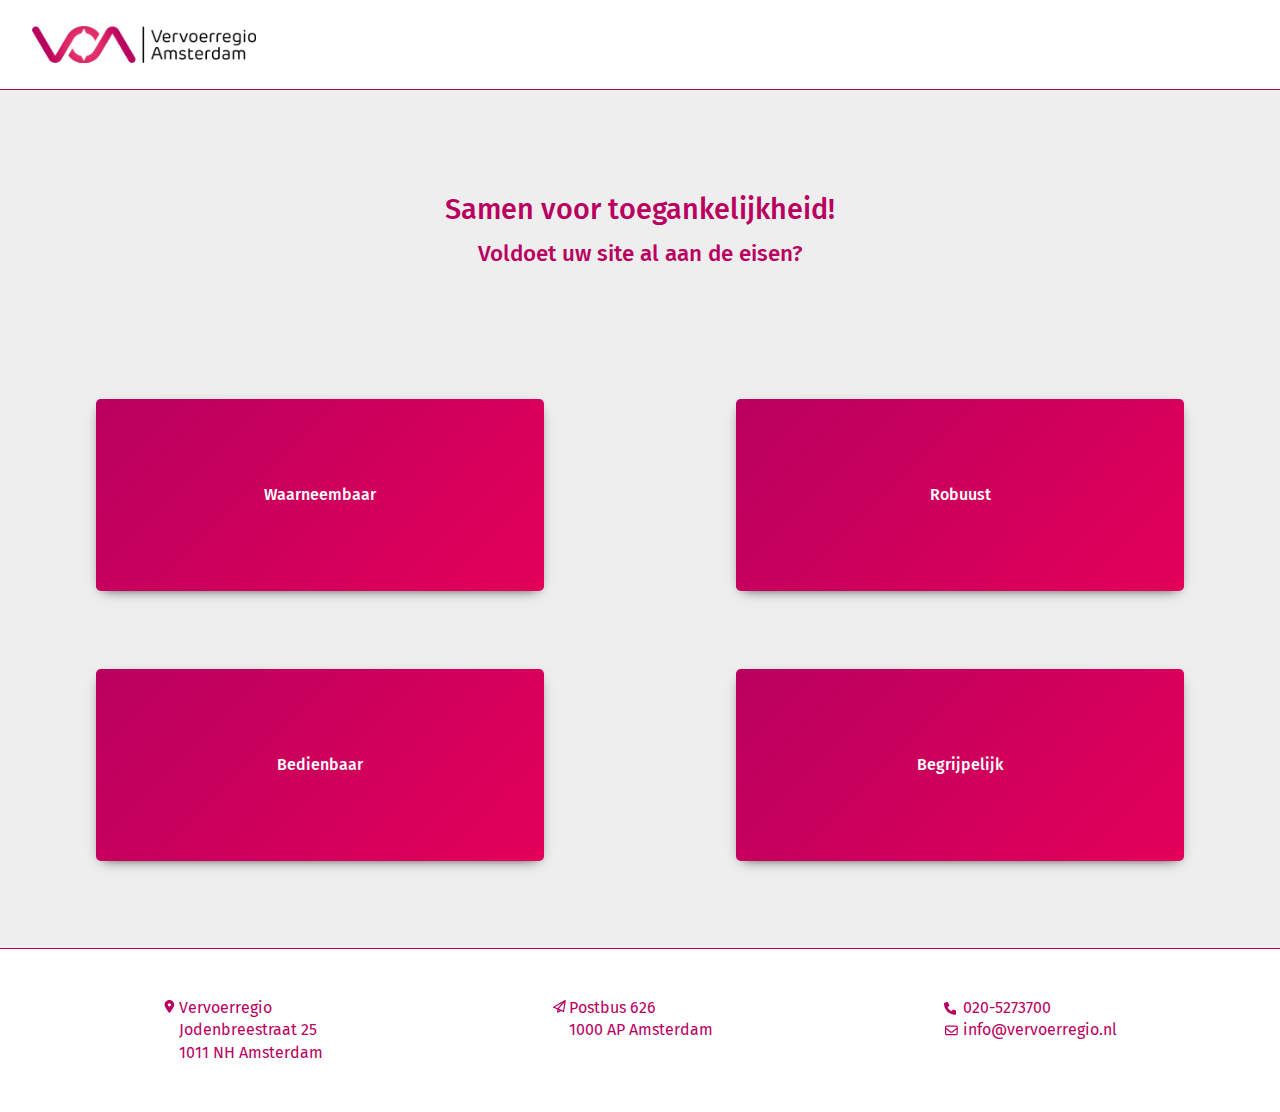
<file: index.html>
<!DOCTYPE html>
<html lang="nl">
<head>
  <meta charset="UTF-8">
  <meta http-equiv="X-UA-Compatible" content="IE=edge">
  <meta name="viewport" content="width=device-width, initial-scale=1.0">
  <link rel="stylesheet" href="./styles/style.css">
  <link rel="stylesheet" href="./styles/mobile.css">
  <link rel="stylesheet" href="./styles/tablet.css">
  <link rel="stylesheet" href="./styles/desktop.css">
  <title>Toolgankelijkheid</title>
</head>
<body>
  <header>
    <!-- Header met logo -->
    <a href="/" title="Ga naar home page">
      <img class="logo" src="./assets/logo.png" alt="Logo Vervoerregio Amsterdam">
    </a>
  </header>

  <main>
    <!-- Main content van de tool -->
    <section class="titleText">
      <h1>Samen voor toegankelijkheid!</h1>
      <h2>Voldoet uw site al aan de eisen?</h2>
    </section>
    
    <div class="btn-1">
      <a href="waarneembaar.html">
        <div class="card">
          <p>Waarneembaar</p>
        </div>
      </a>
    </div>
    <div class="btn-2">
      <a href="robuust.html">
        <div class="card">
          <p>Robuust</p>
        </div>
      </a>
    </div>
    <div class="btn-3">
      <a href="bedienbaar.html">
        <div class="card">
          <p>Bedienbaar</p>
        </div>
      </a>
    </div>
    <div class="btn-4">
      <a href="begrijpelijk.html">
        <div class="card">
          <p>Begrijpelijk</p>
        </div>
      </a>
    </div>

  </main>

  <!-- Footer -->
  <footer>
    <div class="contact-container">
      <div class="adres">
        <svg class="footer-svg" xmlns="http://www.w3.org/2000/svg" viewBox="0 0 384 512"><path d="M215.7 499.2C267 435 384 279.4 384 192C384 86 298 0 192 0S0 86 0 192c0 87.4 117 243 168.3 307.2c12.3 15.3 35.1 15.3 47.4 0zM192 256c-35.3 0-64-28.7-64-64s28.7-64 64-64s64 28.7 64 64s-28.7 64-64 64z"/></svg>
        <div class="adres-text">
          <p class="contact-text">Vervoerregio</p>
          <p class="contact-text">Jodenbreestraat 25</p>
          <p class="contact-text">1011 NH Amsterdam</p>
        </div>
      </div>
      <div class="adres">
        <svg class="footer-svg" xmlns="http://www.w3.org/2000/svg" viewBox="0 0 512 512"><path d="M501.6 4.186c-7.594-5.156-17.41-5.594-25.44-1.063L12.12 267.1C4.184 271.7-.5037 280.3 .0431 289.4c.5469 9.125 6.234 17.16 14.66 20.69l153.3 64.38v113.5c0 8.781 4.797 16.84 12.5 21.06C184.1 511 188 512 191.1 512c4.516 0 9.038-1.281 12.99-3.812l111.2-71.46l98.56 41.4c2.984 1.25 6.141 1.875 9.297 1.875c4.078 0 8.141-1.031 11.78-3.094c6.453-3.625 10.88-10.06 11.95-17.38l64-432C513.1 18.44 509.1 9.373 501.6 4.186zM369.3 119.2l-187.1 208.9L78.23 284.7L369.3 119.2zM215.1 444v-49.36l46.45 19.51L215.1 444zM404.8 421.9l-176.6-74.19l224.6-249.5L404.8 421.9z"/></svg>
        <div class="adres-text">
          <p class="contact-text">Postbus 626</p>
          <p class="contact-text">1000 AP Amsterdam</p>
        </div>
      </div>
      <div class="adres">
        <div class="svg-container">
          <svg class="footer-svg-phone" xmlns="http://www.w3.org/2000/svg" viewBox="0 0 512 512"><path d="M164.9 24.6c-7.7-18.6-28-28.5-47.4-23.2l-88 24C12.1 30.2 0 46 0 64C0 311.4 200.6 512 448 512c18 0 33.8-12.1 38.6-29.5l24-88c5.3-19.4-4.6-39.7-23.2-47.4l-96-40c-16.3-6.8-35.2-2.1-46.3 11.6L304.7 368C234.3 334.7 177.3 277.7 144 207.3L193.3 167c13.7-11.2 18.4-30 11.6-46.3l-40-96z"/></svg>  
          <svg class="footer-svg" xmlns="http://www.w3.org/2000/svg" viewBox="0 0 512 512"><path d="M0 128C0 92.65 28.65 64 64 64H448C483.3 64 512 92.65 512 128V384C512 419.3 483.3 448 448 448H64C28.65 448 0 419.3 0 384V128zM48 128V150.1L220.5 291.7C241.1 308.7 270.9 308.7 291.5 291.7L464 150.1V127.1C464 119.2 456.8 111.1 448 111.1H64C55.16 111.1 48 119.2 48 127.1L48 128zM48 212.2V384C48 392.8 55.16 400 64 400H448C456.8 400 464 392.8 464 384V212.2L322 328.8C283.6 360.3 228.4 360.3 189.1 328.8L48 212.2z"/></svg>
        </div>
        <div class="adres-text">
          <p class="contact-text">020-5273700</p>
          <p class="contact-text">info@vervoerregio.nl</p>
        </div>
      </div>
    </div>
  </footer>
</body>
</html>
</file>
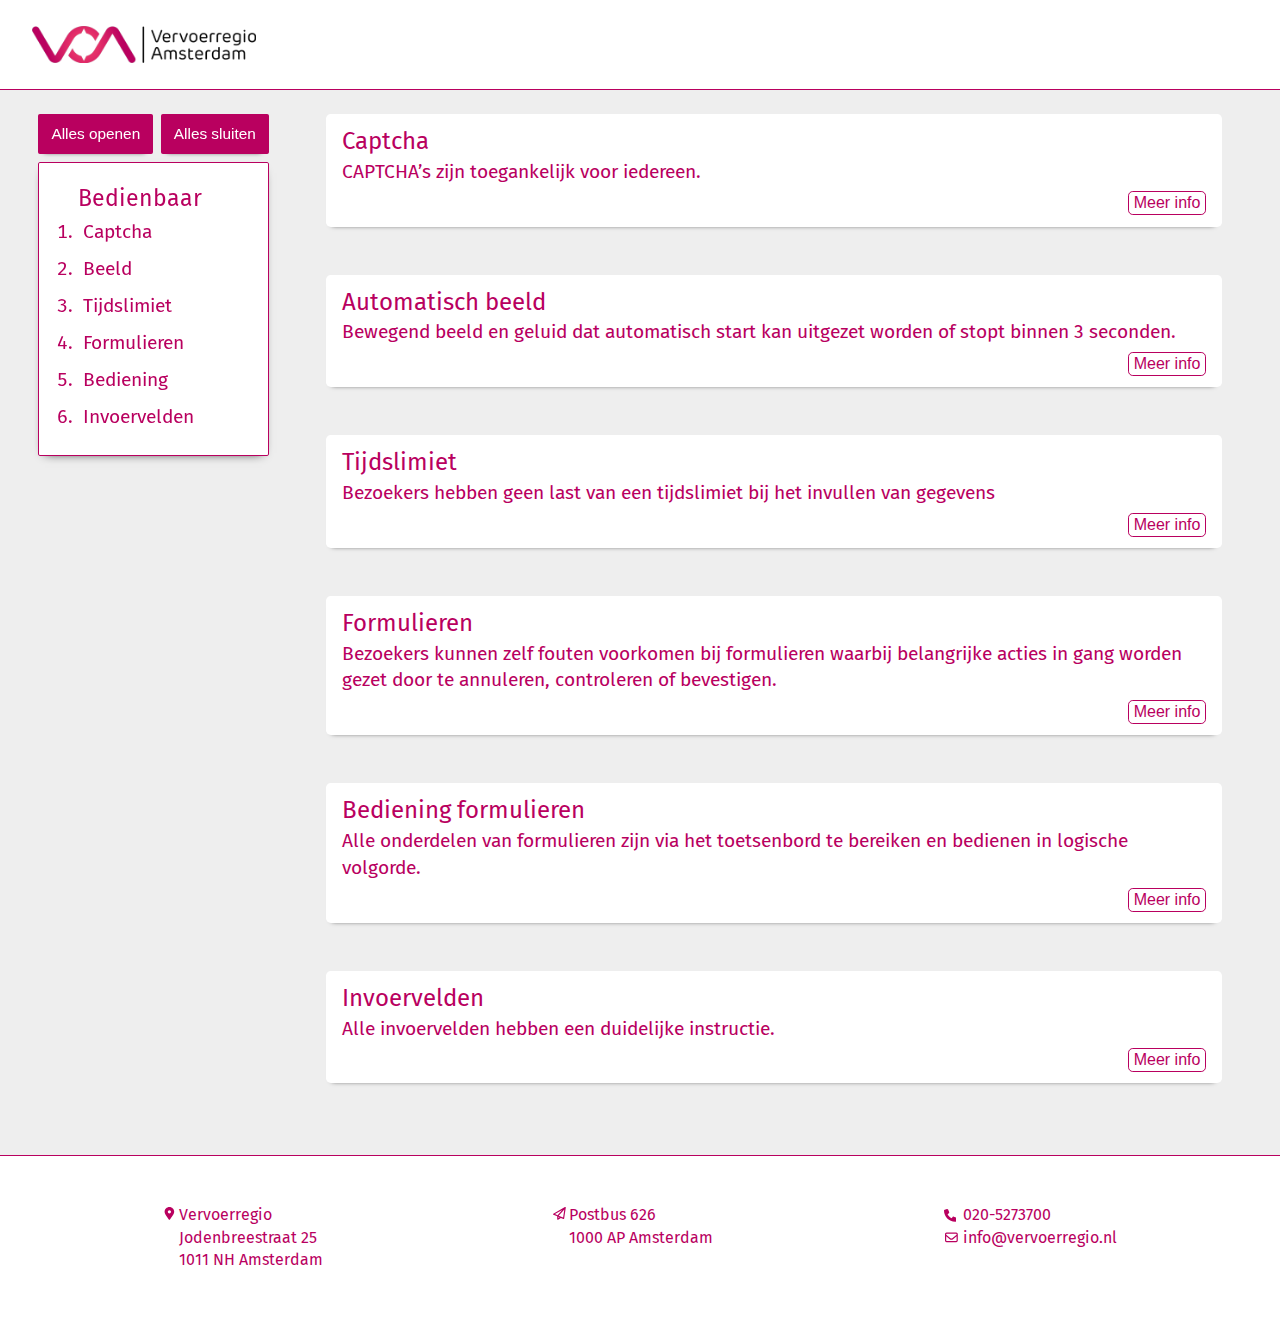
<file: bedienbaar.html>
<!DOCTYPE html>
<html lang="nl">
<head>
  <meta charset="UTF-8">
  <meta http-equiv="X-UA-Compatible" content="IE=edge">
  <meta name="viewport" content="width=device-width, initial-scale=1.0">
  <link rel="stylesheet" href="./styles/style.css">
  <link rel="stylesheet" href="./styles/mobile.css">
  <link rel="stylesheet" href="./styles/tablet.css">
  <link rel="stylesheet" href="./styles/desktop.css">
  <title>Bedienbaar</title>
</head>
<body>
	<header>
  <!-- Header met logo -->
    <a href="/" title="Ga naar home page">
      <img class="logo" src="./assets/logo.png" alt="Logo Vervoerregio Amsterdam">
    </a>
  </header>

  <!-- Navigatie list aan linkerkant page, primair -->
  <nav id="primair-nav" aria-label="Categorie Navigatie">
    <figure>
      <figcaption>Bedienbaar</figcaption>
      <ol>
          <li><a href="#captcha">Captcha</a></li> 
          <li><a href="#automatisch">Beeld</a></li> 
          <li><a href="#tijdslimiet">Tijdslimiet</a></li> 
          <li><a href="#formulier">Formulieren</a></li> 
          <li><a href="#bediening">Bediening</a></li> 
          <li><a href="#invoer">Invoervelden</a></li> 
      </ol>
    </figure>
  </nav>
  <div class="switch-buttons">
    <button class="switch-btn" onclick="switchAllDisplayOpen();">Alles openen</button>
    <button class="switch-btn" onclick="switchAllDisplayClose();">Alles sluiten</button>
  </div>

  <main class="content">
    <!-- Main content van de robuust page -->
    <section id="onderdelen" aria-label="Onderdelen">

        <div class="card-heading">
            <span class="anchor" id="captcha" aria-hidden="true"></span>
            <article class="captcha">
              <h2>Captcha</h2>
              <p class="ondertitel">CAPTCHA’s zijn toegankelijk voor iedereen.  </p>
              <button id="captcha-button" class="info-btn" onclick="switchDisplay('captcha-extra', 'captcha-button')">Meer info</button>
              <div id="captcha-extra" class="article-extra" style="display: none;">
                <div class="article-uitleg">
                  <h3>Uitleg</h3>
                  <p class="uitleg">Een toegankelijke CAPTCHA moet op zijn minst beschikbaar zijn als audiofragment welke je met het toetsenbord kan bereiken. </p>
                </div>
                <div class="article-tips">
                  <h3>Tips</h3>
                  <p class="tips">Je kunt ook een vernieuwde CAPTCHA of andere controles gebruiken. </p>
                </div>
              </div>
            </article>
        </div>

        <div class="card-heading">
            <span class="anchor" id="automatisch" aria-hidden="true"></span>
            <article class="automatisch">
              <h2>Automatisch beeld</h2>
              <p class="ondertitel">Bewegend beeld en geluid dat automatisch start kan uitgezet worden of stopt binnen 3 seconden.</p>
              <button id="automatisch-button" class="info-btn" onclick="switchDisplay('automatisch-extra', 'automatisch-button')">Meer info</button>
              <div id="automatisch-extra" class="article-extra" style="display: none;">
                <!-- <div class="article-uitleg">
                  <h3>Uitleg</h3>
                  <p class="uitleg"></p>
                </div> -->
                <div class="article-tips">
                  <h3>Tips</h3>
                  <p class="tips">Beter is om helemaal geen beeld en geluid te gebruiken dat automatisch start.</p>
                </div>
              </div>
            </article>
        </div>

        <div class="card-heading">
            <span class="anchor" id="tijdslimiet" aria-hidden="true"></span>
            <article class="tijdslimiet">
              <h2>Tijdslimiet</h2>
              <p class="ondertitel">Bezoekers hebben geen last van een tijdslimiet bij het invullen van gegevens </p>
              <button id="tijdslimiet-button" class="info-btn" onclick="switchDisplay('tijdslimiet-extra', 'tijdslimiet-button')">Meer info</button>
              <div id="tijdslimiet-extra" class="article-extra" style="display: none;">
                <div class="article-uitleg">
                  <h3>Uitleg</h3>
                  <p class="uitleg">Sommige bezoekers hebben meer tijd dan gemiddeld nodig om gegevens in te vullen. Bijvoorbeeld omdat zij voorleessoftware gebruiken of dyslectisch zijn. Deze bezoekers moeten de tijdslimiet op kunnen heffen of verlengen.</p>
                </div>
                <div class="article-tips">
                  <h3>Tips</h3>
                  <p class="tips">Zorg ervoor dat de gebruiker de tijdslimiet kan stopzetten, aanpassen of uitbreiden</p>
                </div>
              </div>
            </article>
        </div>

        <div class="card-heading">
            <span class="anchor" id="formulier" aria-hidden="true"></span>
            <article class="formulier">
              <h2>Formulieren</h2>
              <p class="ondertitel">Bezoekers kunnen zelf fouten voorkomen bij formulieren waarbij belangrijke acties in gang worden gezet door te annuleren, controleren of bevestigen.</p>
              <button id="formulier-button" class="info-btn" onclick="switchDisplay('formulier-extra', 'formulier-button')">Meer info</button>
              <div id="formulier-extra" class="article-extra" style="display: none;">
                <div class="article-uitleg">
                  <h3>Uitleg</h3>
                  <p class="uitleg">Soms kan het verkeerd invullen van een formulier ingrijpende gevolgen hebben. Door bezoekers de mogelijkheid te bieden een inzending terug te trekken, help je hen grote fouten voorkomen.</p>
                </div>
                <div class="article-tips">
                  <h3>Tips</h3>
                  <p class="tips">Let vooral op bij wettelijke en financiële transacties, hier zijn de gevolgen het grootst.</p>
                </div>
              </div>
            </article>
        </div>

        <div class="card-heading">
            <span class="anchor" id="bediening" aria-hidden="true"></span>
            <article class="bediening">
              <h2>Bediening formulieren</h2>
              <p class="ondertitel">Alle onderdelen van formulieren zijn via het toetsenbord te bereiken en bedienen in logische volgorde.</p>
              <button id="bediening-button" class="info-btn" onclick="switchDisplay('bediening-extra', 'bediening-button')">Meer info</button>
              <div id="bediening-extra" class="article-extra" style="display: none;">
                <div class="article-uitleg">
                  <h3>Uitleg</h3>
                  <p class="uitleg">Een formulier wat bruikbaar is d.m.v. het toetsenbord zorgt voor een betere gebruikservaring. </p>
                </div>
                <div class="article-tips">
                  <h3>Tips</h3>
                  <p class="tips">Gebruik een passende styling die bij de vormgeving past en ook nog eens toegankelijk is.</p>
                </div>
              </div>
            </article>
        </div>

        <div class="card-heading">
            <span class="anchor" id="invoer" aria-hidden="true"></span>
            <article class="invoer">
              <h2>Invoervelden</h2>
              <p class="ondertitel">Alle invoervelden hebben een duidelijke instructie.</p>
              <button id="invoer-button" class="info-btn" onclick="switchDisplay('invoer-extra', 'invoer-button')">Meer info</button>
              <div id="invoer-extra" class="article-extra" style="display: none;">
                <div class="article-uitleg">
                  <h3>Uitleg</h3>
                  <p class="uitleg">Stel jezelf als beheerder de vraag wat je van de gebruiker wilt vragen. Is een invoerveld noodzakelijk? Mogen gebruikers een typefoutje maken?</p>
                </div>
                <div class="article-tips">
                  <h3>Tips</h3>
                  <p class="tips">Bied namen en alt-tekst aan invoervelden en groepeer bij elkaar horende velden, uiteraard met voldoende tussenruimte</p>
                </div>
              </div>
            </article>
        </div>
        
    </section>
  </main>
  
  <!-- Footer -->
  <footer>
    <div class="contact-container">
      <div class="adres">
        <svg class="footer-svg" xmlns="http://www.w3.org/2000/svg" viewBox="0 0 384 512"><path d="M215.7 499.2C267 435 384 279.4 384 192C384 86 298 0 192 0S0 86 0 192c0 87.4 117 243 168.3 307.2c12.3 15.3 35.1 15.3 47.4 0zM192 256c-35.3 0-64-28.7-64-64s28.7-64 64-64s64 28.7 64 64s-28.7 64-64 64z"/></svg>
        <div class="adres-text">
          <p class="contact-text">Vervoerregio</p>
          <p class="contact-text">Jodenbreestraat 25</p>
          <p class="contact-text">1011 NH Amsterdam</p>
        </div>
      </div>
      <div class="adres">
        <svg class="footer-svg" xmlns="http://www.w3.org/2000/svg" viewBox="0 0 512 512"><path d="M501.6 4.186c-7.594-5.156-17.41-5.594-25.44-1.063L12.12 267.1C4.184 271.7-.5037 280.3 .0431 289.4c.5469 9.125 6.234 17.16 14.66 20.69l153.3 64.38v113.5c0 8.781 4.797 16.84 12.5 21.06C184.1 511 188 512 191.1 512c4.516 0 9.038-1.281 12.99-3.812l111.2-71.46l98.56 41.4c2.984 1.25 6.141 1.875 9.297 1.875c4.078 0 8.141-1.031 11.78-3.094c6.453-3.625 10.88-10.06 11.95-17.38l64-432C513.1 18.44 509.1 9.373 501.6 4.186zM369.3 119.2l-187.1 208.9L78.23 284.7L369.3 119.2zM215.1 444v-49.36l46.45 19.51L215.1 444zM404.8 421.9l-176.6-74.19l224.6-249.5L404.8 421.9z"/></svg>
        <div class="adres-text">
          <p class="contact-text">Postbus 626</p>
          <p class="contact-text">1000 AP Amsterdam</p>
        </div>
      </div>
      <div class="adres">
        <div class="svg-container">
          <svg class="footer-svg-phone" xmlns="http://www.w3.org/2000/svg" viewBox="0 0 512 512"><path d="M164.9 24.6c-7.7-18.6-28-28.5-47.4-23.2l-88 24C12.1 30.2 0 46 0 64C0 311.4 200.6 512 448 512c18 0 33.8-12.1 38.6-29.5l24-88c5.3-19.4-4.6-39.7-23.2-47.4l-96-40c-16.3-6.8-35.2-2.1-46.3 11.6L304.7 368C234.3 334.7 177.3 277.7 144 207.3L193.3 167c13.7-11.2 18.4-30 11.6-46.3l-40-96z"/></svg>  
          <svg class="footer-svg" xmlns="http://www.w3.org/2000/svg" viewBox="0 0 512 512"><path d="M0 128C0 92.65 28.65 64 64 64H448C483.3 64 512 92.65 512 128V384C512 419.3 483.3 448 448 448H64C28.65 448 0 419.3 0 384V128zM48 128V150.1L220.5 291.7C241.1 308.7 270.9 308.7 291.5 291.7L464 150.1V127.1C464 119.2 456.8 111.1 448 111.1H64C55.16 111.1 48 119.2 48 127.1L48 128zM48 212.2V384C48 392.8 55.16 400 64 400H448C456.8 400 464 392.8 464 384V212.2L322 328.8C283.6 360.3 228.4 360.3 189.1 328.8L48 212.2z"/></svg>
        </div>
        <div class="adres-text">
          <p class="contact-text">020-5273700</p>
          <p class="contact-text">info@vervoerregio.nl</p>
        </div>
      </div>
    </div>
  </footer>
  <script src="./scripts/script.js"></script>
</body>
</html>
</file>
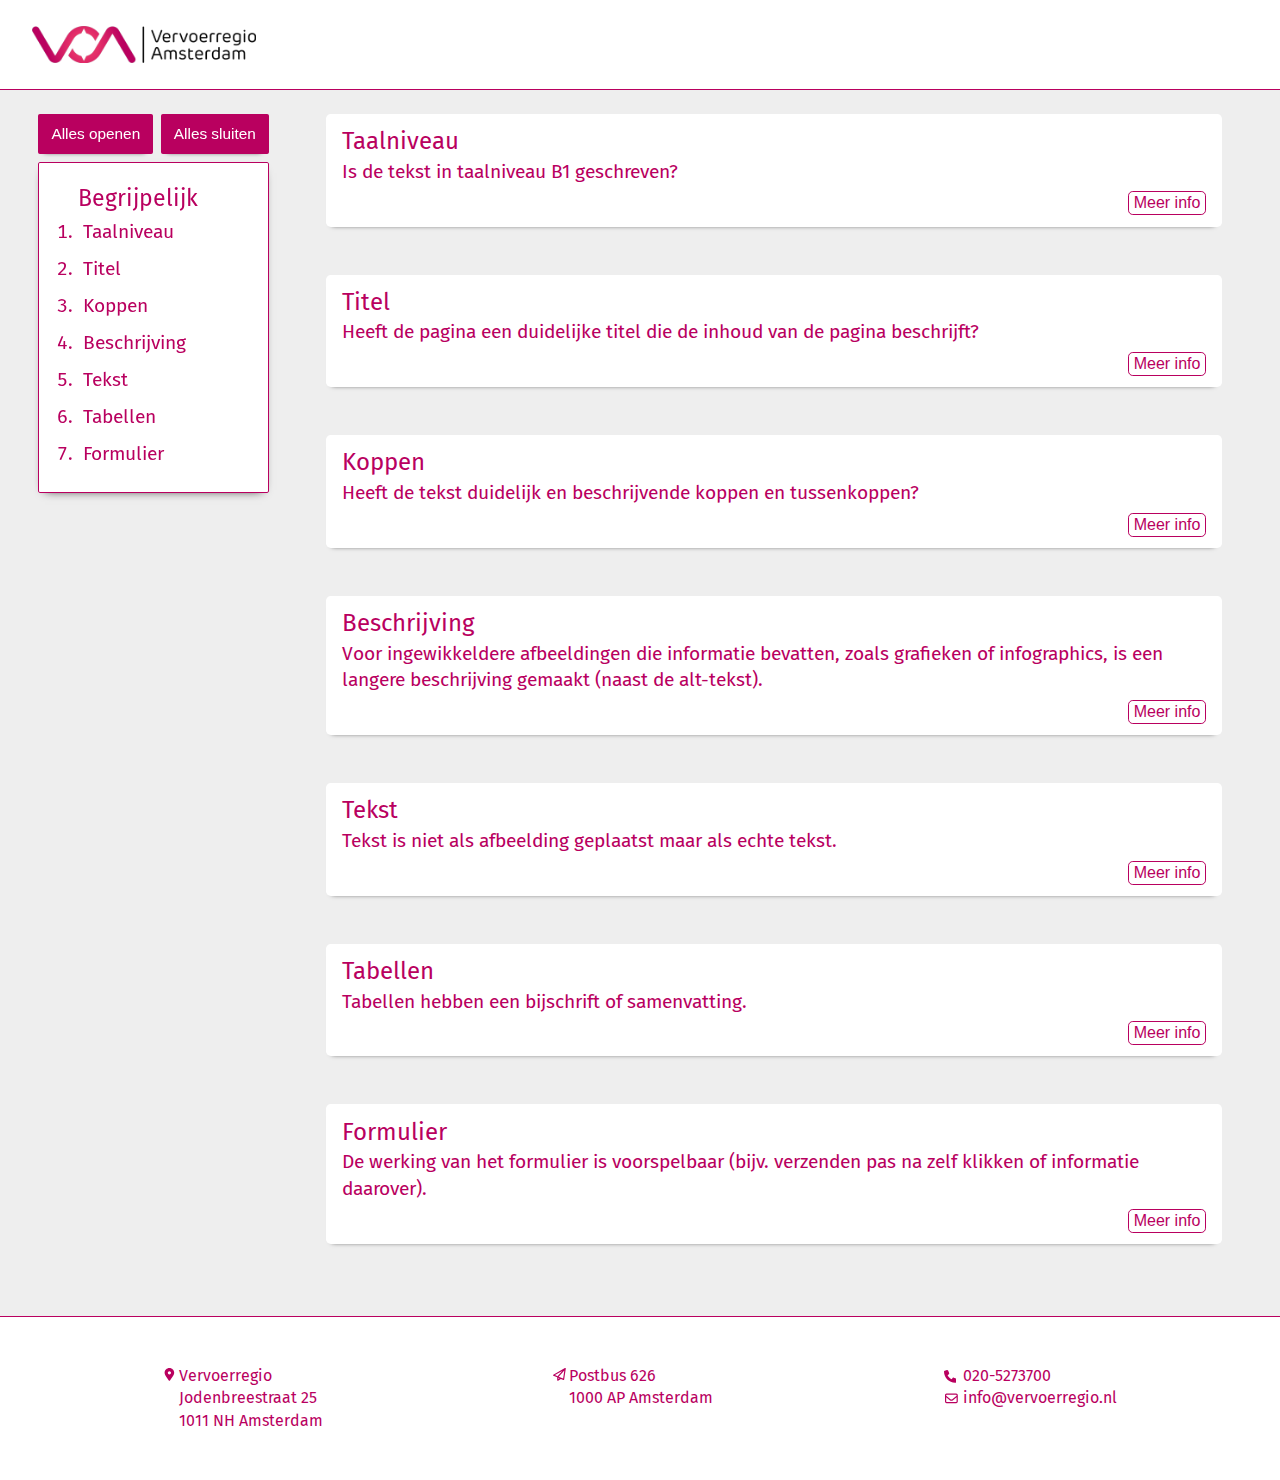
<file: begrijpelijk.html>
<!DOCTYPE html>
<html lang="nl">
<head>
  <meta charset="UTF-8">
  <meta http-equiv="X-UA-Compatible" content="IE=edge">
  <meta name="viewport" content="width=device-width, initial-scale=1.0">
  <link rel="stylesheet" href="./styles/style.css">
  <link rel="stylesheet" href="./styles/mobile.css">
  <link rel="stylesheet" href="./styles/tablet.css">
  <link rel="stylesheet" href="./styles/desktop.css">
  <title>Begrijpelijk</title>
</head>
<body>
	<header>
  <!-- Header met logo -->
    <a href="/" title="Ga naar home page">
      <img class="logo" src="./assets/logo.png" alt="Logo Vervoerregio Amsterdam">
    </a>
  </header>

  <!-- Navigatie list aan linkerkant page, primair -->
  <nav id="primair-nav" aria-label="Categorie Navigatie">
    <figure>
      <figcaption>Begrijpelijk</figcaption>
      <ol>
          <li><a href="#taalniveau">Taalniveau</a></li> 
          <li><a href="#titel">Titel</a></li> 
          <li><a href="#koppen">Koppen</a></li> 
          <li><a href="#beschrijving">Beschrijving</a></li> 
          <li><a href="#tekst">Tekst</a></li> 
          <li><a href="#tabellen">Tabellen</a></li> 
          <li><a href="#formulier">Formulier</a></li> 
      </ol>
    </figure>
  </nav>
  <div class="switch-buttons">
    <button class="switch-btn" onclick="switchAllDisplayOpen();">Alles openen</button>
    <button class="switch-btn" onclick="switchAllDisplayClose();">Alles sluiten</button>
  </div>

  <main class="content">
    <!-- Main content van de robuust page -->
    <section id="onderdelen" aria-label="Onderdelen">

        <div class="card-heading">
            <span class="anchor" id="taalniveau" aria-hidden="true"></span>
            <article class="taalniveau">
              <h2>Taalniveau</h2>
              <p class="ondertitel">Is de tekst in taalniveau B1 geschreven?</p>
              <button id="taalniveau-button" class="info-btn" onclick="switchDisplay('taalniveau-extra', 'taalniveau-button')">Meer info</button>
              <div id="taalniveau-extra" class="article-extra" style="display: none;">
                <div class="article-uitleg">
                  <h3>Uitleg</h3>
                  <p class="uitleg">Taalniveau B1 staat voor eenvoudig Nederlands. Een tekst op B1-niveau bestaat uit makkelijke woorden en uit korte, eenvoudige en actieve zinnen. </p>
                </div>
                <div class="article-tips">
                  <h3>Tips</h3>
                  <p class="tips">Voor het schrijven van de teksten kan de redactie gebruik maken van een taaltool. Deze tool met het gemiddelde taalniveau van een tekst en geeft aan welke aanpassingen nodig zijn om het gewenste niveau te bereiken. </p>
                </div>
              </div>
            </article>
        </div>

        <div class="card-heading">
          <span class="anchor" id="titel" aria-hidden="true"></span>
          <article class="titel">
            <h2>Titel</h2>
            <p class="ondertitel">Heeft de pagina een duidelijke titel die de inhoud van de pagina beschrijft?</p>
            <button id="titel-button" class="info-btn" onclick="switchDisplay('titel-extra', 'titel-button')">Meer info</button>
            <div id="titel-extra" class="article-extra" style="display: none;">
              <div class="article-uitleg">
                <h3>Uitleg</h3>
                <p class="uitleg">De toegankelijkheid van teksten zit hem niet alleen in de structuur. Een toegankelijk tekst is ook begrijpelijk. Die begrijpelijkheid kun je vergroten door duidelijke titels en koppen te gebruiken. </p>
              </div>
              <div class="article-tips">
                <h3>Tips</h3>
                <p class="tips">De titel van een pagina moet duidelijk beschrijven waar de pagina over gaat en (tussen-)kippen moeten het onderwerp of het doel van de paragrafen die erbij horen beschrijven. </p>
              </div>
            </div>
          </article>
        </div>

        <div class="card-heading">
          <span class="anchor" id="koppen" aria-hidden="true"></span>
          <article class="koppen">
            <h2>Koppen</h2>
            <p class="ondertitel">Heeft de tekst duidelijk en beschrijvende koppen en tussenkoppen?</p>
            <button id="koppen-button" class="info-btn" onclick="switchDisplay('koppen-extra', 'koppen-button')">Meer info</button>
            <div id="koppen-extra" class="article-extra" style="display: none;">
              <div class="article-uitleg">
                <h3>Uitleg</h3>
                <p class="uitleg">De toegankelijkheid van teksten zit hem niet alleen in de structuur. Een toegankelijk tekst is ook begrijpelijk. Die begrijpelijkheid kun je vergroten door duidelijke titels en koppen te gebruiken. </p>
              </div>
              <div class="article-tips">
                <h3>Tips</h3>
                <p class="tips">Vermijd grote lappen tekst. Grote lappen tekst zijn erg lastig te lezen voor gebruikers met een autismespectrum stoornis of gebruikers met dyslexie </p>
              </div>
            </div>
          </article>
        </div>

        <div class="card-heading">
          <span class="anchor" id="beschrijving" aria-hidden="true"></span>
          <article class="beschrijving">
            <h2>Beschrijving</h2>
            <p class="ondertitel">Voor ingewikkeldere afbeeldingen die informatie bevatten, zoals grafieken of infographics, is een langere beschrijving gemaakt (naast de alt-tekst).</p>
            <button id="beschrijving-button" class="info-btn" onclick="switchDisplay('beschrijving-extra', 'beschrijving-button')">Meer info</button>
            <div id="beschrijving-extra" class="article-extra" style="display: none;">
              <div class="article-uitleg">
                <h3>Uitleg</h3>
                <p class="uitleg">De tekstuele uitleg is niet alleen handig voor gebruikers met visuele beperkingen, maar een tekstuele uitleg is ook gelijk goed voor de vindbaarheid. Google kan de tekst indexeren. </p>
              </div>
              <div class="article-tips">
                <h3>Tips</h3>
                <p class="tips">Plaats een bijschrift boven of onder de afbeelding. </p>
              </div>
            </div>
          </article>
        </div>

        <div class="card-heading">
          <span class="anchor" id="tekst" aria-hidden="true"></span>
          <article class="tekst">
            <h2>Tekst</h2>
            <p class="ondertitel">Tekst is niet als afbeelding geplaatst maar als echte tekst. </p>
            <button id="tekst-button" class="info-btn" onclick="switchDisplay('tekst-extra', 'tekst-button')">Meer info</button>
            <div id="tekst-extra" class="article-extra" style="display: none;">
              <div class="article-uitleg">
                <h3>Uitleg</h3>
                <p class="uitleg">Sommige gebruikers zullen de website bezoeken met behulp van een alleen-tekst browser, of kunnen afbeeldingen hebben uitgeschakeld in een gewone browser. Afbeeldingen van tekst veroorzaken problemen, omdat deze voor gebruikers moeilijker te begrijpen zijn. Afbeeldingen van tekst veroorzaken ook problemen voor gebruikers als ze het formaat van websites willen wijzigen om ze duidelijker te kunnen lezen, omdat afbeeldingen op deze manier niet goed werken. Ze dragen ook bij aan de tijd die nodig is om jouw website te laden, dat is ook vaak een reden waarom gebruikers een website verlaten, een kwestie van ongeduld.</p>
              </div>
              <div class="article-tips">
                <h3>Tips</h3>
                <p class="tips">Uitzonderingen voor afbeeldingen van tekst zijn onderworpen aan richtlijnen voor kleur. </p>
              </div>
            </div>
          </article>
        </div>

        <div class="card-heading">
          <span class="anchor" id="tabellen" aria-hidden="true"></span>
          <article class="tabellen">
            <h2>Tabellen</h2>
            <p class="ondertitel">Tabellen hebben een bijschrift of samenvatting.</p>
            <button id="tabellen-button" class="info-btn" onclick="switchDisplay('tabellen-extra', 'tabellen-button')">Meer info</button>
            <div id="tabellen-extra" class="article-extra" style="display: none;">
              <div class="article-uitleg">
                <h3>Uitleg</h3>
                <p class="uitleg">Een bijschrijft of samenvatting geeft vooraf aan of de informatie in de tabel de moeite waar is om door te nemen. Gebruikers kunnen hun tijd en aandacht spenderen aan andere content op de website. </p>
              </div>
              <div class="article-tips">
                <h3>Tips</h3>
                <p class="tips">Om het bijschrift of de samenvatting te verbinden aan de tabel moet je de juiste code gebruiken.</p>
              </div>
            </div>
          </article>
        </div>

        <div class="card-heading">
          <span class="anchor" id="formulier" aria-hidden="true"></span>
          <article class="formulier">
            <h2>Formulier</h2>
            <p class="ondertitel">De werking van het formulier is voorspelbaar (bijv. verzenden pas na zelf klikken of informatie daarover).</p>
            <button id="formulier-button" class="info-btn" onclick="switchDisplay('formulier-extra', 'formulier-button')">Meer info</button>
            <div id="formulier-extra" class="article-extra" style="display: none;">
              <!-- <div class="article-uitleg">
                <h3>Uitleg</h3>
                <p class="uitleg"></p>
              </div> -->
              <div class="article-tips">
                <h3>Tips</h3>
                <p class="tips">Zorg dat jouw bezoeker op de hoogte is van de wijziging die plaats gaat vinden. Informeren betekent dat je in tekst aangeeft wat er zal gebeuren als er een optie wordt geselecteerd of formulierveld wordt ingevuld. Voorkom ook dat een formulier automatisch wordt verzonden zodra het laatste veld is ingevuld. Maak bijvoorbeeld een verzendknop onder het formulier. Pas als de bezoeker de knop aanklikt, verandert de inhoud van de pagina.</p>
              </div>
            </div>
          </article>
        </div>
        
    </section>
  </main>
  
  <!-- Footer -->
  <footer>
    <div class="contact-container">
      <div class="adres">
        <svg class="footer-svg" xmlns="http://www.w3.org/2000/svg" viewBox="0 0 384 512"><path d="M215.7 499.2C267 435 384 279.4 384 192C384 86 298 0 192 0S0 86 0 192c0 87.4 117 243 168.3 307.2c12.3 15.3 35.1 15.3 47.4 0zM192 256c-35.3 0-64-28.7-64-64s28.7-64 64-64s64 28.7 64 64s-28.7 64-64 64z"/></svg>
        <div class="adres-text">
          <p class="contact-text">Vervoerregio</p>
          <p class="contact-text">Jodenbreestraat 25</p>
          <p class="contact-text">1011 NH Amsterdam</p>
        </div>
      </div>
      <div class="adres">
        <svg class="footer-svg" xmlns="http://www.w3.org/2000/svg" viewBox="0 0 512 512"><path d="M501.6 4.186c-7.594-5.156-17.41-5.594-25.44-1.063L12.12 267.1C4.184 271.7-.5037 280.3 .0431 289.4c.5469 9.125 6.234 17.16 14.66 20.69l153.3 64.38v113.5c0 8.781 4.797 16.84 12.5 21.06C184.1 511 188 512 191.1 512c4.516 0 9.038-1.281 12.99-3.812l111.2-71.46l98.56 41.4c2.984 1.25 6.141 1.875 9.297 1.875c4.078 0 8.141-1.031 11.78-3.094c6.453-3.625 10.88-10.06 11.95-17.38l64-432C513.1 18.44 509.1 9.373 501.6 4.186zM369.3 119.2l-187.1 208.9L78.23 284.7L369.3 119.2zM215.1 444v-49.36l46.45 19.51L215.1 444zM404.8 421.9l-176.6-74.19l224.6-249.5L404.8 421.9z"/></svg>
        <div class="adres-text">
          <p class="contact-text">Postbus 626</p>
          <p class="contact-text">1000 AP Amsterdam</p>
        </div>
      </div>
      <div class="adres">
        <div class="svg-container">
          <svg class="footer-svg-phone" xmlns="http://www.w3.org/2000/svg" viewBox="0 0 512 512"><path d="M164.9 24.6c-7.7-18.6-28-28.5-47.4-23.2l-88 24C12.1 30.2 0 46 0 64C0 311.4 200.6 512 448 512c18 0 33.8-12.1 38.6-29.5l24-88c5.3-19.4-4.6-39.7-23.2-47.4l-96-40c-16.3-6.8-35.2-2.1-46.3 11.6L304.7 368C234.3 334.7 177.3 277.7 144 207.3L193.3 167c13.7-11.2 18.4-30 11.6-46.3l-40-96z"/></svg>  
          <svg class="footer-svg" xmlns="http://www.w3.org/2000/svg" viewBox="0 0 512 512"><path d="M0 128C0 92.65 28.65 64 64 64H448C483.3 64 512 92.65 512 128V384C512 419.3 483.3 448 448 448H64C28.65 448 0 419.3 0 384V128zM48 128V150.1L220.5 291.7C241.1 308.7 270.9 308.7 291.5 291.7L464 150.1V127.1C464 119.2 456.8 111.1 448 111.1H64C55.16 111.1 48 119.2 48 127.1L48 128zM48 212.2V384C48 392.8 55.16 400 64 400H448C456.8 400 464 392.8 464 384V212.2L322 328.8C283.6 360.3 228.4 360.3 189.1 328.8L48 212.2z"/></svg>
        </div>
        <div class="adres-text">
          <p class="contact-text">020-5273700</p>
          <p class="contact-text">info@vervoerregio.nl</p>
        </div>
      </div>
    </div>
  </footer>
  <script src="./scripts/script.js"></script>
</body>
</html>
</file>
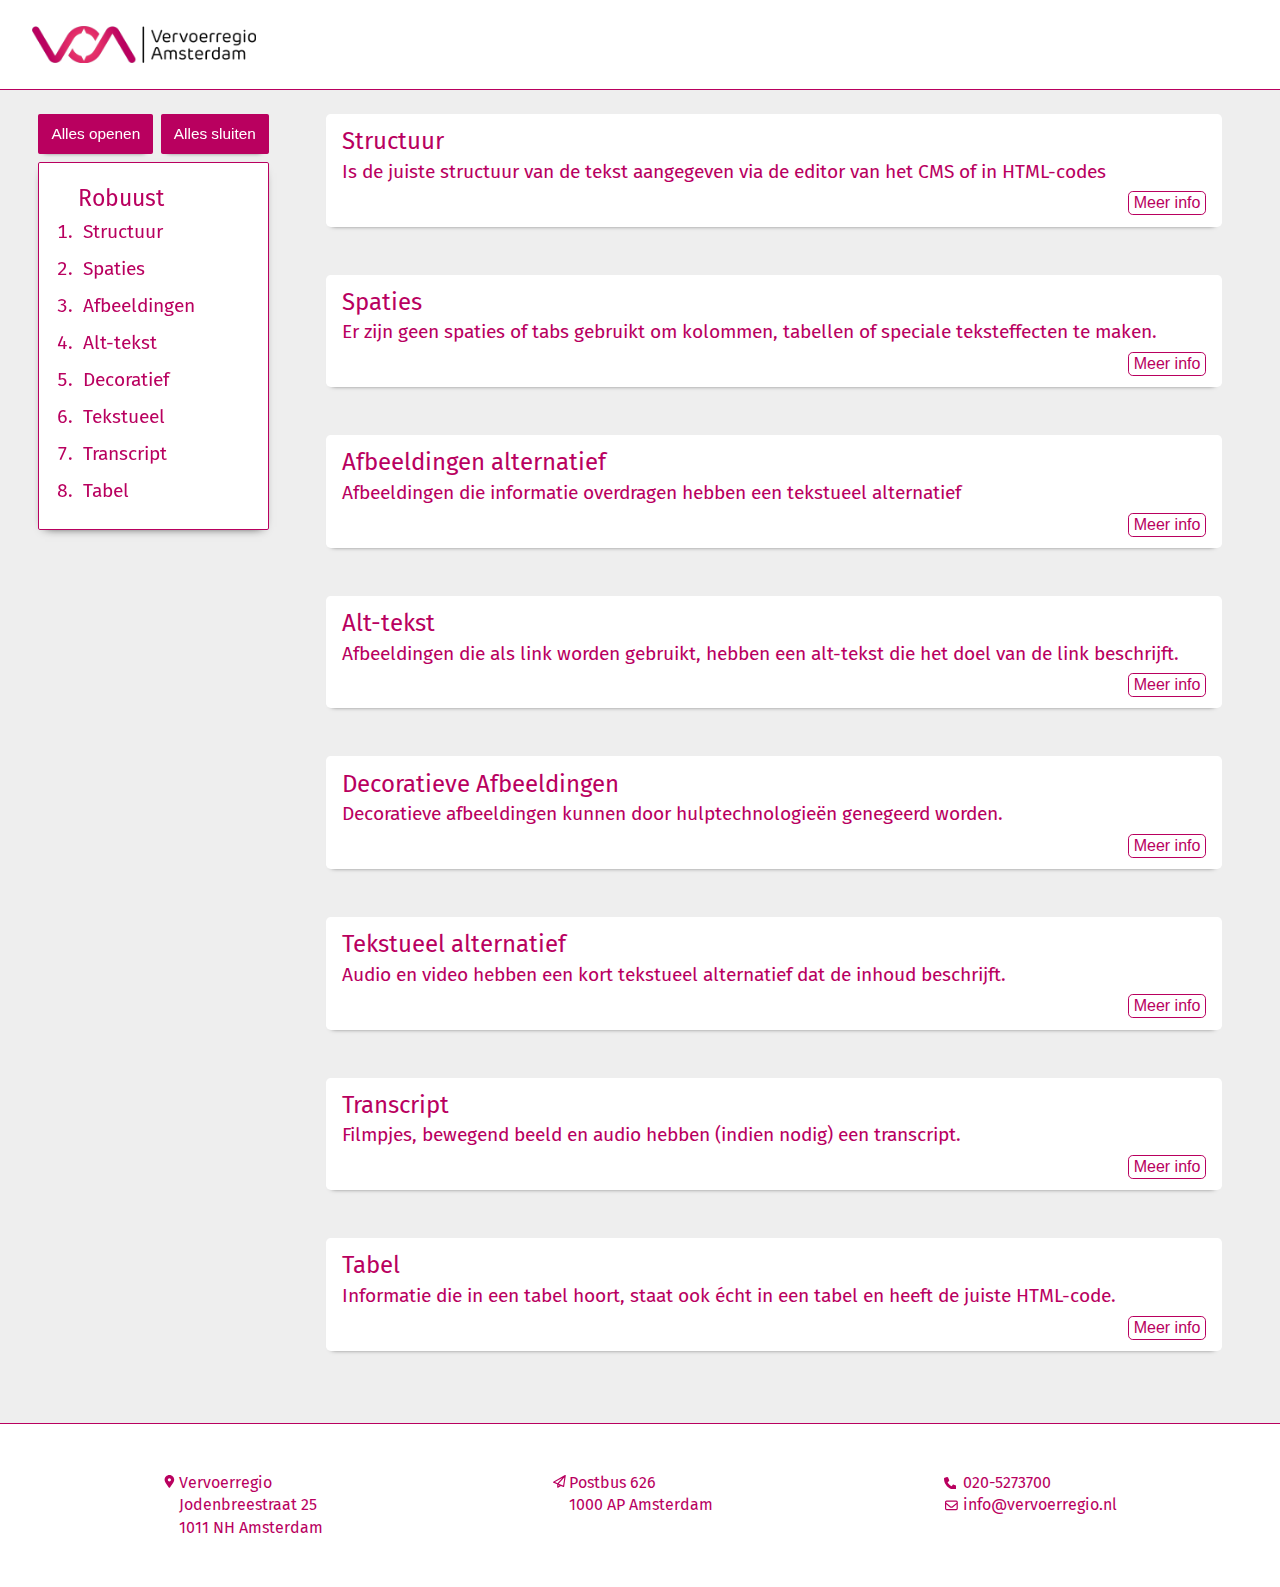
<file: robuust.html>
<!DOCTYPE html>
<html lang="nl">
<head>
  <meta charset="UTF-8">
  <meta http-equiv="X-UA-Compatible" content="IE=edge">
  <meta name="viewport" content="width=device-width, initial-scale=1.0">
  <link rel="stylesheet" href="./styles/style.css">
  <link rel="stylesheet" href="./styles/mobile.css">
  <link rel="stylesheet" href="./styles/tablet.css">
  <link rel="stylesheet" href="./styles/desktop.css">
  <title>Robuust</title>
</head>
<body>
	<header>
  <!-- Header met logo -->
    <a href="/" title="Ga naar home page">
      <img class="logo" src="./assets/logo.png" alt="Logo Vervoerregio Amsterdam">
    </a>
  </header>

  <!-- Navigatie list aan linkerkant page, primair -->
  <nav id="primair-nav" aria-label="Categorie Navigatie">
    <figure>
      <figcaption>Robuust</figcaption>
      <ol>
          <li><a href="#structuur">Structuur</a></li>
          <li><a href="#spaties">Spaties</a></li>
          <li><a href="#tekstueel">Afbeeldingen</a></li>
          <li><a href="#alt">Alt-tekst</a></li>
          <li><a href="#deco">Decoratief</a></li>
          <li><a href="#alternatief">Tekstueel</a></li>
          <li><a href="#transcript">Transcript</a></li>
          <li><a href="#tabel">Tabel</a></li>
      </ol>
    </figure>
  </nav>
  <div class="switch-buttons">
    <button class="switch-btn" onclick="switchAllDisplayOpen();">Alles openen</button>
    <button class="switch-btn" onclick="switchAllDisplayClose();">Alles sluiten</button>
  </div>

  <main class="content">
    <!-- Main content van de robuust page -->
    <section id="onderdelen" aria-label="Onderdelen">

        <div class="card-heading">
            <span class="anchor" id="structuur" aria-hidden="true"></span>
            <article class="structuur">
              <h2>Structuur</h2>
              <p class="ondertitel">Is de juiste structuur van de tekst aangegeven via de editor van het CMS of in HTML-codes</p>
              <button id="structuur-button" class="info-btn" onclick="switchDisplay('structuur-extra', 'structuur-button')">Meer info</button>
              <div id="structuur-extra" class="article-extra" style="display: none;">
                <div class="article-uitleg">
                  <h3>Uitleg</h3>
                  <p class="uitleg">Als een website “onder water” goed in elkaar zit, dan is de basis voor toegankelijkheid gelegd. Ontwikkelaars kunnen in de technische standaard WCAG 2.1 meer lezen over technieken die gebruikt kunnen worden om aan de toegankelijkheidseisen te voldoen. </p>
                </div>
                <div class="article-tips">
                  <h3>Tips</h3>
                  <p class="tips">Voor het bouwen van websites zijn internationale standaarden ontwikkeld. Door de standaarden te volgen gebruik je de code op de manier waarop deze bedoeld is. Hulptechnologieën sluiten aan bij de ze standaarden. </p>
                </div>
              </div>
            </article>
        </div>

        <div class="card-heading">
          <span class="anchor" id="spaties" aria-hidden="true"></span>
            <article class="spaties">
              <h2>Spaties</h2>
              <p class="ondertitel">Er zijn geen spaties of tabs gebruikt om kolommen, tabellen of speciale teksteffecten te maken. </p>
              <button id="spaties-button" class="info-btn" onclick="switchDisplay('spaties-extra', 'spaties-button')">Meer info</button>
              <div id="spaties-extra" class="article-extra" style="display: none;">
                <div class="article-uitleg">
                    <h3>Uitleg</h3>
                    <p class="uitleg">Als je wilt dat jouw tekst in kolommen of in een tabel verschijnt, gebruik dan niet de spatiebalk of de tab-toets om dit te doen, omdat dit de tekst onbegrijpelijk maakt voor bezoekers die gebruik maken van assistentietechnologie. Kolommen die op deze manier worden aangemaakt worden rij voor rij gelezen, niet kolom voor kolom.</p>
                  </div>
                  <div class="article-tips">
                    <h3>Tips</h3>
                    <p class="tips">Tabellen moeten gemaakt worden met de tabelfuncties van de editor in het CMS. Voor kolommen en woorden met letters die verder uit elkaar staan, moet CSS gebruikt worden.</p>
                </div>
              </div>
            </article>
        </div>

        <div class="card-heading">
          <span class="anchor" id="tekstueel" aria-hidden="true"></span>
            <article class="tekstueel">
                <h2>Afbeeldingen alternatief</h2>
                <p class="ondertitel">Afbeeldingen die informatie overdragen hebben een tekstueel alternatief</p>
                <button id="tekstueel-button" class="info-btn" onclick="switchDisplay('tekstueel-extra', 'tekstueel-button')">Meer info</button>
                <div id="tekstueel-extra" class="article-extra" style="display: none;">
                    <div class="article-uitleg">
                        <h3>Uitleg</h3>
                        <p class="uitleg">Door afbeeldingen te voorzien van een tekstueel alternatief maak je ze dus toegankelijk voor bezoekers die de afbeeldingen niet kunnen zien. Ook zoekmachines zoals Google maken gebruik van tekstalternatieven bij het indexeren van websites.</p>
                      </div>
                      <div class="article-tips">
                        <h3>Tips</h3>
                        <p class="tips">Een tekstueel alternatief werkt alleen als de beschrijving adequaat is. In veel gevallen gaat het om ‘vertellen wat je ziet’. Soms gaat het juist om ‘vertellen wat dit doet’, bijvoorbeeld bij een button in een formulier. En als een afbeelding geen informatie toevoegt, is het beter ook geen tekstalternatief te geven. Denk goed na over de tekstuele beschrijving. Iemand die alleen de tekstalternatieven ziet zou de informatie nog steeds moeten kunnen begrijpen en de website nog steeds moeten kunnen gebruiken.</p>
                    </div>
                </div>
              </article>
        </div>

        <div class="card-heading">
          <span class="anchor" id="alt" aria-hidden="true"></span>
            <article class="alt">
                <h2>Alt-tekst</h2>
                <p class="ondertitel">Afbeeldingen die als link worden gebruikt, hebben een alt-tekst die het doel van de link beschrijft. </p>
                <button id="alt-button" class="info-btn" onclick="switchDisplay('alt-extra', 'alt-button')">Meer info</button>
                <div id="alt-extra" class="article-extra" style="display: none;">
                    <div class="article-uitleg">
                        <h3>Uitleg</h3>
                        <p class="uitleg">De alt-tekst beschrijft het doel of de richting van de afbeelding in plaats van de afbeelding zelf.  </p>
                      </div>
                      <div class="article-tips">
                        <h3>Tips</h3>
                        <p class="tips">Als de afbeelding in een link staat met een tekst erbij, dan is de afbeelding ook niet-informatief en ook dan volstaat een leeg alt-attribuut. De screenreader leest dan de linktekst op. Als de afbeelding aanklikbaar is en in de link staat geen tekst, dan gebruik je wel een alt-tekst en beschrijf je waar de afbeelding naartoe linkt.</p>
                    </div>
                </div>
              </article>
        </div>

        <div class="card-heading">
          <span class="anchor" id="deco" aria-hidden="true"></span>
            <article class="deco">
                <h2>Decoratieve Afbeeldingen</h2>
                <p class="ondertitel">Decoratieve afbeeldingen kunnen door hulptechnologieën genegeerd worden. </p>
                <button id="deco-button" class="info-btn" onclick="switchDisplay('deco-extra', 'deco-button')">Meer info</button>
                <div id="deco-extra" class="article-extra" style="display: none;">
                    <div class="article-uitleg">
                        <h3>Uitleg</h3>
                        <p class="uitleg">Decoratieve afbeeldingen zijn niet relevant voor gebruikers van hulptechnologieën. De decoratieve afbeeldingen mogen de begrijpelijkheid niet beïnvloeden.  </p>
                      </div>
                      <div class="article-tips">
                        <h3>Tips</h3>
                        <p class="tips">Dit kan bijvoorbeeld door de alt-tekst leeg te laten. </p>
                    </div>
                </div>
              </article>
        </div>

        <div class="card-heading">
          <span class="anchor" id="alternatief" aria-hidden="true"></span>
            <article class="alternatief">
                <h2>Tekstueel alternatief</h2>
                <p class="ondertitel">Audio en video hebben een kort tekstueel alternatief dat de inhoud beschrijft. </p>
                <button id="alternatief-button" class="info-btn" onclick="switchDisplay('alternatief-extra', 'alternatief-button')">Meer info</button>
                <div id="alternatief-extra" class="article-extra" style="display: none;">
                    <div class="article-uitleg">
                        <h3>Uitleg</h3>
                        <p class="uitleg">Alle vormen van audio en video moeten een kort tekstalternatief krijgen. Dit is vergelijkbaar met de alt-tekst van afbeeldingen. Door deze korte tekst weten bezoekers die hulptechnologie gebruiken, ook als de audio of video zelf niet toegankelijk zou zijn, in ieder geval waar ze mee te maken hebben.</p>
                      </div>
                      <div class="article-tips">
                        <h3>Tips</h3>
                        <p class="tips">Hoe je dit alternatief plaatst hangt af van de techniek die gebruikt is om het multimediabestand op de webpagina te plaatsen.</p>
                    </div>
                </div>
              </article>
        </div>

        <div class="card-heading">
          <span class="anchor" id="transcript" aria-hidden="true"></span>
            <article class="transcript">
                <h2>Transcript</h2>
                <p class="ondertitel">Filmpjes, bewegend beeld en audio hebben (indien nodig) een transcript.</p>
                <button id="transcript-button" class="info-btn" onclick="switchDisplay('transcript-extra', 'transcript-button')">Meer info</button>
                <div id="transcript-extra" class="article-extra" style="display: none;">
                    <div class="article-uitleg">
                        <h3>Uitleg</h3>
                        <p class="uitleg">In het transcript vertel je zo compleet mogelijk het verhaal van het filmpje. Je vertelt wat er gebeurt, dus wat er te zien en te horen is, en wat er gezegd wordt, door wie. Eventuele interactieve elementen neem je ook op in het transcript.</p>
                      </div>
                      <div class="article-tips">
                        <h3>Tips</h3>
                        <p class="tips">Kun je in het filmpje bijvoorbeeld op een knop drukken, dan neem je in het transcript een link op naar de pagina waar je die actie kunt uitvoeren.</p>
                    </div>
                </div>
              </article>
        </div>

        <div class="card-heading">
            <span class="anchor" id="tabel" aria-hidden="true"></span>
              <article class="tabel">
                  <h2>Tabel</h2>
                  <p class="ondertitel">Informatie die in een tabel hoort, staat ook écht in een tabel en heeft de juiste HTML-code.</p>
                  <button id="tabel-button" class="info-btn" onclick="switchDisplay('tabel-extra', 'tabel-button')">Meer info</button>
                  <div id="tabel-extra" class="article-extra" style="display: none;">
                      <div class="article-uitleg">
                          <h3>Uitleg</h3>
                          <p class="uitleg">Gegevens in de tabel hebben zowel horizontaal als verticaal een relatie met elkaar. Met de juiste HTML-code kun je die relaties expliciet maken. Je geeft dan aan welke cellen koppen zijn en welke cellen gegevens bevatten. Bij complexe tabellen geef je ook nog eens aan welke kop precies bij welke cellen hoort. Bezoekers die hulptechnologie gebruiken hebben hier profijt van. Doordat de relaties in de code staan kan de hulptechnologie de informatie uit de tabel op een overzichtelijke en logische manier presenteren.</p>
                        </div>
                        <div class="article-tips">
                          <h3>Tips</h3>
                          <p class="tips">Sommige tabellen zitten heel ingewikkeld in elkaar, met meerdere niveaus en koppen. Het kan dan nodig zijn om code toe te voegen aan de tabel om de verbanden duidelijk te maken. Stel jezelf echter de vraag of de tabel niet kan worden vereenvoudigd of gesplitst in meerdere tabellen.</p>
                      </div>
                  </div>
                </article>
          </div>
        
    </section>
  </main>
  
  <!-- Footer -->
  <footer>
    <div class="contact-container">
      <div class="adres">
        <svg class="footer-svg" xmlns="http://www.w3.org/2000/svg" viewBox="0 0 384 512"><path d="M215.7 499.2C267 435 384 279.4 384 192C384 86 298 0 192 0S0 86 0 192c0 87.4 117 243 168.3 307.2c12.3 15.3 35.1 15.3 47.4 0zM192 256c-35.3 0-64-28.7-64-64s28.7-64 64-64s64 28.7 64 64s-28.7 64-64 64z"/></svg>
        <div class="adres-text">
          <p class="contact-text">Vervoerregio</p>
          <p class="contact-text">Jodenbreestraat 25</p>
          <p class="contact-text">1011 NH Amsterdam</p>
        </div>
      </div>
      <div class="adres">
        <svg class="footer-svg" xmlns="http://www.w3.org/2000/svg" viewBox="0 0 512 512"><path d="M501.6 4.186c-7.594-5.156-17.41-5.594-25.44-1.063L12.12 267.1C4.184 271.7-.5037 280.3 .0431 289.4c.5469 9.125 6.234 17.16 14.66 20.69l153.3 64.38v113.5c0 8.781 4.797 16.84 12.5 21.06C184.1 511 188 512 191.1 512c4.516 0 9.038-1.281 12.99-3.812l111.2-71.46l98.56 41.4c2.984 1.25 6.141 1.875 9.297 1.875c4.078 0 8.141-1.031 11.78-3.094c6.453-3.625 10.88-10.06 11.95-17.38l64-432C513.1 18.44 509.1 9.373 501.6 4.186zM369.3 119.2l-187.1 208.9L78.23 284.7L369.3 119.2zM215.1 444v-49.36l46.45 19.51L215.1 444zM404.8 421.9l-176.6-74.19l224.6-249.5L404.8 421.9z"/></svg>
        <div class="adres-text">
          <p class="contact-text">Postbus 626</p>
          <p class="contact-text">1000 AP Amsterdam</p>
        </div>
      </div>
      <div class="adres">
        <div class="svg-container">
          <svg class="footer-svg-phone" xmlns="http://www.w3.org/2000/svg" viewBox="0 0 512 512"><path d="M164.9 24.6c-7.7-18.6-28-28.5-47.4-23.2l-88 24C12.1 30.2 0 46 0 64C0 311.4 200.6 512 448 512c18 0 33.8-12.1 38.6-29.5l24-88c5.3-19.4-4.6-39.7-23.2-47.4l-96-40c-16.3-6.8-35.2-2.1-46.3 11.6L304.7 368C234.3 334.7 177.3 277.7 144 207.3L193.3 167c13.7-11.2 18.4-30 11.6-46.3l-40-96z"/></svg>  
          <svg class="footer-svg" xmlns="http://www.w3.org/2000/svg" viewBox="0 0 512 512"><path d="M0 128C0 92.65 28.65 64 64 64H448C483.3 64 512 92.65 512 128V384C512 419.3 483.3 448 448 448H64C28.65 448 0 419.3 0 384V128zM48 128V150.1L220.5 291.7C241.1 308.7 270.9 308.7 291.5 291.7L464 150.1V127.1C464 119.2 456.8 111.1 448 111.1H64C55.16 111.1 48 119.2 48 127.1L48 128zM48 212.2V384C48 392.8 55.16 400 64 400H448C456.8 400 464 392.8 464 384V212.2L322 328.8C283.6 360.3 228.4 360.3 189.1 328.8L48 212.2z"/></svg>
        </div>
        <div class="adres-text">
          <p class="contact-text">020-5273700</p>
          <p class="contact-text">info@vervoerregio.nl</p>
        </div>
      </div>
    </div>
  </footer>
  <script src="./scripts/script.js"></script>
</body>
</html>
</file>
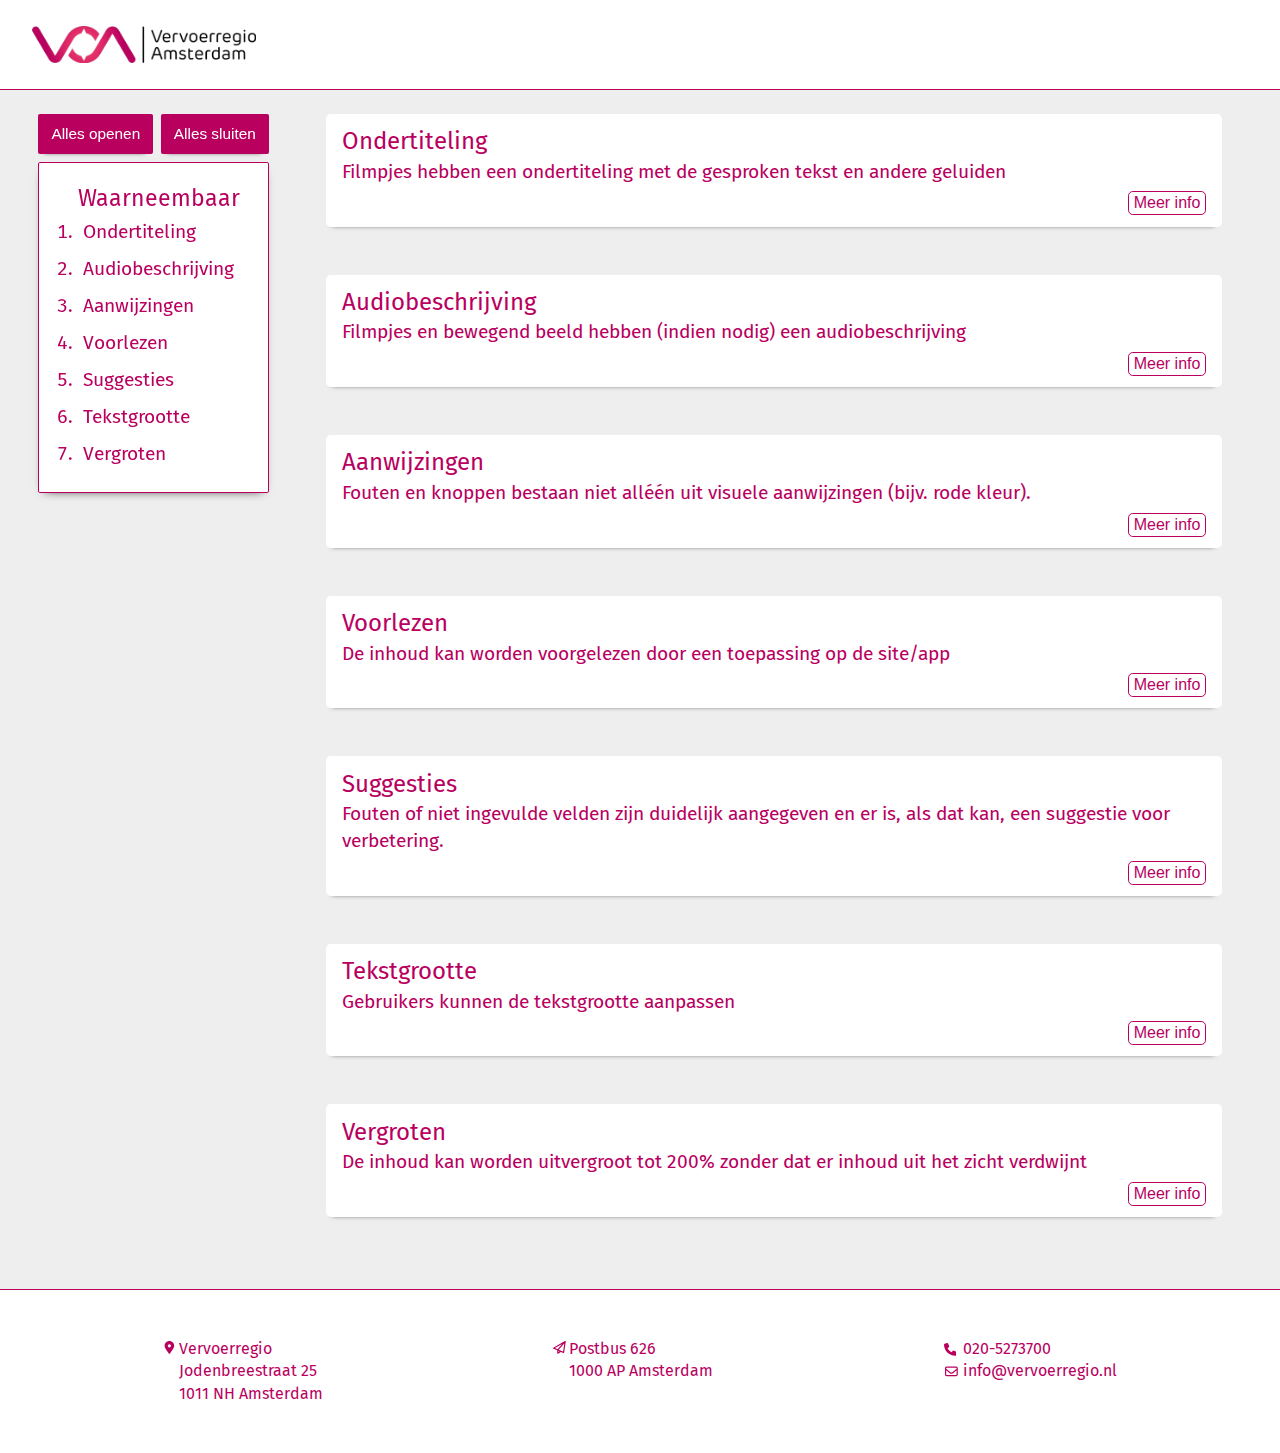
<file: waarneembaar.html>
<!DOCTYPE html>
<html lang="nl">
<head>
  <meta charset="UTF-8">
  <meta http-equiv="X-UA-Compatible" content="IE=edge">
  <meta name="viewport" content="width=device-width, initial-scale=1.0">
  <link rel="stylesheet" href="./styles/style.css">
  <link rel="stylesheet" href="./styles/mobile.css">
  <link rel="stylesheet" href="./styles/tablet.css">
  <link rel="stylesheet" href="./styles/desktop.css">
  <title>Waarneembaar</title>
</head>
	<header>
  <!-- Header met logo -->
    <a href="/" title="Ga naar home page">
      <img class="logo" src="./assets/logo.png" alt="Logo Vervoerregio Amsterdam">
    </a>
  </header>

  <!-- Navigatie list aan linkerkant page, primair -->
  <nav id="primair-nav" aria-label="Categorie Navigatie">
    <figure>
      <figcaption>Waarneembaar</figcaption>
      <ol>
        <li><a href="#ondertiteling">Ondertiteling</a></li>
        <li><a href="#audiobeschrijving">Audiobeschrijving</a></li>
        <li><a href="#aanwijzingen">Aanwijzingen</a></li>
        <li><a href="#voorlezen">Voorlezen</a></li>
        <li><a href="#suggesties">Suggesties</a></li>
        <li><a href="#tekstgrootte">Tekstgrootte</a></li>  
        <li><a href="#vergroten">Vergroten</a></li>  
    </ol>
    </figure>
    
  </nav>
  <div class="switch-buttons">
    <button class="switch-btn" onclick="switchAllDisplayOpen();">Alles openen</button>
    <button class="switch-btn" onclick="switchAllDisplayClose();">Alles sluiten</button>
  </div>
  
  

  <main class="content">
    <!-- Main content van de waarneembaar page -->
    <section id="onderdelen" aria-label="Onderdelen">

        <div class="card-heading">
            <span class="anchor" id="ondertiteling" aria-hidden="true"></span>
            <article class="ondertiteling">
              <h2>Ondertiteling</h2>
              <p class="ondertitel">Filmpjes hebben een ondertiteling met de gesproken tekst en andere geluiden</p>
              <button id="ondertiteling-button" class="info-btn" onclick="switchDisplay('ondertiteling-extra', 'ondertiteling-button')">Meer info</button>
              <div id="ondertiteling-extra" class="article-extra" style="display: none;">
                <div class="article-uitleg">
                  <h3>Uitleg</h3>
                  <p class="uitleg">Ondertiteling met de gesproken tekst en andere geluiden zorgt ervoor dat gebruikers met een auditieve beperking het filmpje kunnen volgen. Bovendien is een videobestand pas doorzoekbaar voor Google en andere zoekmachines als er audiodescriptie en ondertiteling aan is toegevoegd.</p>
                </div>
                <div class="article-tips">
                  <h3>Tips</h3>
                  <p class="tips">De ene mediaplayer biedt meer toegankelijkheidsopties dan de andere. Kies voor multimediasoftware die is ingericht op toegankelijkheid. Daarnaast is Scribit.pro een handig online programma waarmee je video’s eenvoudig  kunt voorzien van ondertiteling, audiodescriptie en een tekstalternatief.</p>
                </div>
              </div>
            </article>
        </div>

        <div class="card-heading">
          <span class="anchor" id="audiobeschrijving" aria-hidden="true"></span>
            <article class="audiobeschrijving">
              <h2>Audiobeschrijving</h2>
              <p class="ondertitel">Filmpjes en bewegend beeld hebben (indien nodig) een audiobeschrijving</p>
              <button id="audiobeschrijving-button" class="info-btn" onclick="switchDisplay('audiobeschrijving-extra', 'audiobeschrijving-button')">Meer info</button>
              <div id="audiobeschrijving-extra" class="article-extra" style="display: none;">
                <div class="article-uitleg">
                  <h3>Uitleg</h3>
                  <p class="uitleg">In een audiobeschrijving vertelt een stem belangrijke visuele details die je niet kunt afleiden uit dat wat te horen is. Dat kan bijvoorbeeld gaan om handelingen, personages en scène veranderingen, maar ook om tekst die op het scherm te zien is. De audiobeschrijving is dus een aanvulling op wat al te horen is. De stem van de audiobeschrijving vertelt op de momenten dat er pauzes zijn in het filmpje.</p>
                </div>
                <div class="article-tips">
                  <h3>Tips</h3>
                  <p class="tips">Als alle belangrijke visuele details ook af te leiden zijn uit het geluid is een audiobeschrijving niet verplicht. Bovendien kun je allen alleen een audiobeschrijving toevoegen als de audiotrack van de video zelf voldoende ‘rustmomenten’ heeft. De audiobeschrijving mag immers alleen tijdens die rustmomenten te horen zijn, omdat er anders twee stemmen door elkaar klinken.</p>
                </div>
              </div>
            </article>
        </div>

        <div class="card-heading">
          <span class="anchor" id="aanwijzingen" aria-hidden="true"></span>
            <article class="aanwijzingen">
                <h2>Aanwijzingen</h2>
                <p class="ondertitel">Fouten en knoppen bestaan niet alléén uit visuele aanwijzingen (bijv. rode kleur).</p>
                <button id="aanwijzingen-button" class="info-btn" onclick="switchDisplay('aanwijzingen-extra', 'aanwijzingen-button')">Meer info</button>
                <div id="aanwijzingen-extra" class="article-extra" style="display: none;">
                  <div class="article-uitleg">
                    <h3>Uitleg</h3>
                    <p class="uitleg">Door één aanwijzing te gebruiken is de kans groot dat hiermee bepaalde gebruikers uitgesloten worden. Gebruik altijd meerdere aanwijzingen. </p>
                  </div>
                  <div class="article-tips">
                    <h3>Tips</h3>
                    <p class="tips">Gebruik niet alleen aanwijzingen uit hetzelfde spectrum (visueel, auditief), maar combineer aanwijzingen uit verschillende spectrums.  </p>
                  </div>
                </div>
              </article>
        </div>

        <div class="card-heading">
          <span class="anchor" id="voorlezen" aria-hidden="true"></span>
            <article class="voorlezen">
                <h2>Voorlezen</h2>
                <p class="ondertitel">De inhoud kan worden voorgelezen door een toepassing op de site/app</p>
                <button id="voorlezen-button" class="info-btn" onclick="switchDisplay('voorlezen-extra', 'voorlezen-button')">Meer info</button>
                <div id="voorlezen-extra" class="article-extra" style="display: none;">
                  <div class="article-uitleg">
                    <h3>Uitleg</h3>
                    <p class="uitleg">Voor het voorlezen hoeft geen speciale screenreader gebruikt te worden. </p>
                  </div>
                  <div class="article-tips">
                    <h3>Tips</h3>
                    <p class="tips">Geef duidelijk aan waar gebruikers de inhoud kunnen laten voorlezen. </p>
                  </div>
                </div>
              </article>
        </div>

        <div class="card-heading">
          <span class="anchor" id="suggesties" aria-hidden="true"></span>
            <article class="suggesties">
                <h2>Suggesties</h2>
                <p class="ondertitel">Fouten of niet ingevulde velden zijn duidelijk aangegeven en er is, als dat kan, een suggestie voor verbetering.</p>
                <button id="suggesties-button" class="info-btn" onclick="switchDisplay('suggesties-extra', 'suggesties-button')">Meer info</button>
                <div id="suggesties-extra" class="article-extra" style="display: none;">
                  <div class="article-uitleg">
                    <h3>Uitleg</h3>
                    <p class="uitleg">Wanneer het niet duidelijk is welk ingevuld veld foutief is ingevuld kunnen gebruikers vastlopen. </p>
                  </div>
                  <div class="article-tips">
                    <h3>Tips</h3>
                    <p class="tips">Verrijk de foutmelding met een concreet invulvoorbeeld.</p>
                  </div>
                </div>
              </article>
        </div>

        <div class="card-heading">
          <span class="anchor" id="tekstgrootte" aria-hidden="true"></span>
            <article class="tekstgrootte">
                <h2>Tekstgrootte</h2>
                <p class="ondertitel">Gebruikers kunnen de tekstgrootte aanpassen</p>
                <button id="tekstgrootte-button" class="info-btn" onclick="switchDisplay('tekstgrootte-extra', 'tekstgrootte-button')">Meer info</button>
                <div id="tekstgrootte-extra" class="article-extra" style="display: none;">
                  <div class="article-uitleg">
                    <h3>Uitleg</h3>
                    <p class="uitleg">Door de teksten eenvoudig te vergroten kunnen mensen met een visuele beperking de inhoud beter waarnemen. </p>
                  </div>
                  <div class="article-tips">
                    <h3>Tips</h3>
                    <p class="tips">Geef duidelijk aan waar de gebruikers de tekstgrootte kunnen aanpassen. </p>
                  </div>
                </div>
              </article>
        </div>

        <div class="card-heading">
          <span class="anchor" id="vergroten" aria-hidden="true"></span>
            <article class="vergroten">
                <h2>Vergroten</h2>
                <p class="ondertitel">De inhoud kan worden uitvergroot tot 200% zonder dat er inhoud uit het zicht verdwijnt</p>
                <button id="vergroten-button" class="info-btn" onclick="switchDisplay('vergroten-extra', 'vergroten-button')">Meer info</button>
                <div id="vergroten-extra" class="article-extra" style="display: none;">
                  <div class="article-uitleg">
                    <h3>Uitleg</h3>
                    <p class="uitleg">Door de inhoud eenvoudig te vergroten kunnen mensen met een visuele beperking de inhoud beter waarnemen. </p>
                  </div>
                  <div class="article-tips">
                    <h3>Tips</h3>
                    <p class="tips">Geef deze eis duidelijk aan bij de ontwikkelaar van de website/app</p>
                  </div>
                </div>
              </article>
        </div>
        
    </section>
  </main>

  <!-- Footer -->
  <footer>
    <div class="contact-container">
      <div class="adres">
        <svg class="footer-svg" xmlns="http://www.w3.org/2000/svg" viewBox="0 0 384 512"><path d="M215.7 499.2C267 435 384 279.4 384 192C384 86 298 0 192 0S0 86 0 192c0 87.4 117 243 168.3 307.2c12.3 15.3 35.1 15.3 47.4 0zM192 256c-35.3 0-64-28.7-64-64s28.7-64 64-64s64 28.7 64 64s-28.7 64-64 64z"/></svg>
        <div class="adres-text">
          <p class="contact-text">Vervoerregio</p>
          <p class="contact-text">Jodenbreestraat 25</p>
          <p class="contact-text">1011 NH Amsterdam</p>
        </div>
      </div>
      <div class="adres">
        <svg class="footer-svg" xmlns="http://www.w3.org/2000/svg" viewBox="0 0 512 512"><path d="M501.6 4.186c-7.594-5.156-17.41-5.594-25.44-1.063L12.12 267.1C4.184 271.7-.5037 280.3 .0431 289.4c.5469 9.125 6.234 17.16 14.66 20.69l153.3 64.38v113.5c0 8.781 4.797 16.84 12.5 21.06C184.1 511 188 512 191.1 512c4.516 0 9.038-1.281 12.99-3.812l111.2-71.46l98.56 41.4c2.984 1.25 6.141 1.875 9.297 1.875c4.078 0 8.141-1.031 11.78-3.094c6.453-3.625 10.88-10.06 11.95-17.38l64-432C513.1 18.44 509.1 9.373 501.6 4.186zM369.3 119.2l-187.1 208.9L78.23 284.7L369.3 119.2zM215.1 444v-49.36l46.45 19.51L215.1 444zM404.8 421.9l-176.6-74.19l224.6-249.5L404.8 421.9z"/></svg>
        <div class="adres-text">
          <p class="contact-text">Postbus 626</p>
          <p class="contact-text">1000 AP Amsterdam</p>
        </div>
      </div>
      <div class="adres">
        <div class="svg-container">
          <svg class="footer-svg-phone" xmlns="http://www.w3.org/2000/svg" viewBox="0 0 512 512"><path d="M164.9 24.6c-7.7-18.6-28-28.5-47.4-23.2l-88 24C12.1 30.2 0 46 0 64C0 311.4 200.6 512 448 512c18 0 33.8-12.1 38.6-29.5l24-88c5.3-19.4-4.6-39.7-23.2-47.4l-96-40c-16.3-6.8-35.2-2.1-46.3 11.6L304.7 368C234.3 334.7 177.3 277.7 144 207.3L193.3 167c13.7-11.2 18.4-30 11.6-46.3l-40-96z"/></svg>  
          <svg class="footer-svg" xmlns="http://www.w3.org/2000/svg" viewBox="0 0 512 512"><path d="M0 128C0 92.65 28.65 64 64 64H448C483.3 64 512 92.65 512 128V384C512 419.3 483.3 448 448 448H64C28.65 448 0 419.3 0 384V128zM48 128V150.1L220.5 291.7C241.1 308.7 270.9 308.7 291.5 291.7L464 150.1V127.1C464 119.2 456.8 111.1 448 111.1H64C55.16 111.1 48 119.2 48 127.1L48 128zM48 212.2V384C48 392.8 55.16 400 64 400H448C456.8 400 464 392.8 464 384V212.2L322 328.8C283.6 360.3 228.4 360.3 189.1 328.8L48 212.2z"/></svg>
        </div>
        <div class="adres-text">
          <p class="contact-text">020-5273700</p>
          <p class="contact-text">info@vervoerregio.nl</p>
        </div>
      </div>
    </div>
  </footer>

  <script src="./scripts/script.js"></script>
</body>
</html>
</file>
<file: styles/style.css>
@import url('https://fonts.googleapis.com/css2?family=Fira+Sans:ital,wght@0,300;0,400;0,500;0,700;1,100;1,300&display=swap');
*{
  box-sizing: border-box;
  margin: 0;
  padding: 0;
}

html{
  scroll-behavior: smooth;
  /* height: 100%; */
}

body{
  font: 100%/1.4 'Fira Sans', sans-serif;
  margin: 0;
  padding: 0;
  height: 100%;
  width: 100%;
  background-color: #EEEEEE;
}

header a img{
  width: 14em;
}

a{
  text-decoration: none;
}

main{
  scroll-behavior: smooth;
}

main a{
  text-decoration: none;
}

main .titleText{
  background-color: #EEEEEE;
  grid-area: title;
  text-align: center;
  max-width: 30rem;
  display: flex;
  flex-flow: column wrap;
  justify-content: center;
  align-items: center;
}

.btn-1{
  display: flex;
  justify-content: center;
  align-items: center;
  grid-area: button1;
}

.btn-2{
  display: flex;
  justify-content: center;
  align-items: center;
  grid-area: button2;
}

.btn-3{
  display: flex;
  justify-content: center;
  align-items: center;
  grid-area: button3;
}

.btn-4{
  display: flex;
  justify-content: center;
  align-items: center;
  grid-area: button4;
}

.card p{
  color: white;
  font-weight: 500;
}
</file>
<file: styles/mobile.css>
/* MOBILE */
@media (min-width: 320px) and (max-width: 767px) {

    header{
        height: 10vh;
        background-color: white;
        width: 100%;
        display: flex;
        justify-content: center;
        align-items: center;
        border-bottom: 1px solid #b9005f;
        position: sticky;
        top: 0;
        left: 0;
    }

    header a{
        display: flex;
        justify-content: center;
        align-items: center;
    }

    main{
        background-color: #EEEEEE;
        display: grid;
        grid-template-columns: 1fr;
        grid-template-rows: 1fr 1fr 1fr 1fr 1fr;
        grid-template-areas: 
        "title"
        "button1"
        "button2"
        "button3"
        "button4";
        height: 90vh;
        justify-items: center;
        /* overflow: auto; */
        clear: both;
    }

    main .titleText h1{
        font-weight: 500;
        font-size: 130%; 
        color: #B9005F;
        line-height: 2;
    }

    main .titleText h2{
        font-weight: 500;
        font-size: 100%;
        color: #B9005F;
    }

    main a{
        text-decoration: none;
    }

    .card{
        background: linear-gradient(135deg,#b9005f 0%, #e30059 100%);
        width: 14em;
        height: 6em;
        display: flex;
        justify-content: center;
        align-items: center;
        border-radius: 0.3em;
        box-shadow: 0px 4px 13px -7px #000000, 0px 0px 3px 2px rgba(0,0,0,0);
    }

    .card:hover{
        background: white;
        color: #B9005F;
        border: 2px solid #b9005f;
    }

    .card:hover > p{
        color: #B9005F;
    }

    /* Content page */

    figcaption{
        display: none;
    }

    #primair-nav{
        display: flex;
        align-items: center;
        overflow: auto;
        white-space: nowrap;
        border-bottom: 1px solid #B9005F;
        background-color: #B9005F;
        padding: 1em;
        position: sticky;
        top: 10vh;
        left: 0;
        box-shadow: 0px 4px 10px -7px #000000, 0px 0px 3px 2px rgb(0 0 0 / 0%);

    }

    /* #primair-nav ol{} */

    #primair-nav ol li{
        display: inline-block;
        padding: 0.5em;
        text-align: center;
        color: white;
        border: 1px solid white;
        border-radius: 0.3em;
        margin: auto 0.2em;
    }

    #primair-nav ol li a{
        color: white;
        font-weight: 400;
    }

    #primair-nav ol li a:hover {
        color: #b9005f;
        background: white;
        border-radius: 0.3em;
        padding: 0.1em 0.2em;
    }

    .switch-buttons{
        display: none;
    }

    .content{
        display: flex;
        flex-direction: column;
        justify-items: center;
        height: 100%;
        /* margin-top: 1em;
        padding-bottom: 4em; */
    }

    .anchor{
        display: block;
        /* height: 20vh;
        margin-top: -20vh; */
        height: 12em;
        margin-top: -12em;
        visibility: hidden;
    }

    #onderdelen{
        display: flex;
        flex-direction: column;
    }

    .card-heading{
        background-color: white;
        padding: 0.7em 1em;
        width: 95vw;
        margin: 1em auto;
        /* border: 1px solid black; */
        border-radius: 0.3em;
        color: #B9005F;
        box-shadow: -1px 5px 5px -7px #000000, 0px 0px 3px 2px rgb(0 0 0 / 0%);

    }

    .card-heading article h2{
        font-weight: 400;
    }

    .card-heading article p{
        font-weight: 400;
    }

    /* .ondertitel::after{
        content: "Meer info";
        display: flex;
        flex-direction: row;
        justify-content: center;
        align-items: center;
        font-size: 0.8em;
        height: 1em;
        width: 6em;
        margin: 0.5em auto;
        border: 1px solid white;
        border-radius: 0.3em;
        padding: 5px 5px;
    } */

    .ondertitel{
        float: left;
        vertical-align: middle;
        padding-bottom: 1em;
    }

    .info-btn{
        display: flex;
        margin-left: auto;
        padding: 2px 5px;
        border: 1px solid #b9005f;
        border-radius: 0.3em;
        background: none;
        color: #b9005f;
    }

    .info-btn:hover {
        color: white;
        background: #B9005F;
        cursor: pointer;
    }

    .article-extra{
        display: flex;
        flex-direction: column;
        flex-wrap: nowrap;
        justify-content: space-around;
        /* border: solid 1px white; */
        border-radius: 0.3em;
        margin-top: 1em;
        margin-bottom: 1em;
        row-gap: 1em;
    }

    .article-uitleg{
        border: solid 1px #b9005f;
        border-radius: 0.1em;
        padding: 0.7em;
    }

    .article-uitleg h3{
        font-weight: 500;
    }

    .article-tips{
        border: solid 1px #b9005f;
        border-radius: 0.1em;
        padding: 0.7em;
    }

    .article-tips h3{
        font-weight: 500;
    }

    /* Footer */
    footer{
        position: relative;
        bottom: 0;
        left: 0;
        display: flex;
        justify-content: center;
        align-items: center;
        border-top: #B9005F solid 1px;
        margin-top: 3em;
        background-color: white;
    }

    .contact-container{
        display: flex;
        flex-direction: column;
        justify-content: space-around;
        align-items: flex-start;
        padding: 2em;
    }

    .adres{
        display: flex;
        flex-direction: row;
        align-items: flex-start;
        margin: 1em 0;
    }

    .adres-text{
        padding-left: 0.2em;
    }

    .contact-text{
        color: #B9005F;
    }

    .footer-svg{
        width: 0.8em;
        height: 0.8em;
        margin-top: 3px;
        fill: #B9005F;
    }

    .footer-svg-phone{
        width: 0.8em;
        margin-top: 0.3em;
        margin-right: 0.2em;
        margin-bottom: 0.4em;
        fill: #B9005F;
    }

    .svg-container{
        display: flex;
        flex-direction: column;
        align-items: center;
    }
}
</file>
<file: styles/tablet.css>
@media (min-width: 768px) and (max-width: 1023px) {
    header{
        height: 10vh;
        background-color: white;
        width: 100%;
        display: flex;
        justify-content: flex-start;
        align-items: center;
        border-bottom: 1px solid #b9005f;
        position: sticky;
        top: 0;
    }

    header a{
        display: flex;
        justify-content: center;
        align-items: center;
        margin-left: 2em;
    }

    main{
        background-color: #EEEEEE;
        display: grid;
        grid-template-columns: 1fr 1fr;
        grid-template-rows: 1fr 1fr 1fr;
        grid-template-areas: 
        "title title"
        "button1 button2"
        "button3 button4";
        height: 90vh;
        justify-items: center;
    }

    main .titleText h1{
        font-weight: 500;
        font-size: 150%; 
        color: #B9005F;
        line-height: 2;
    }

    main .titleText h2{
        font-weight: 500;
        font-size: 120%;
        color: #B9005F;
    }

    .card{
        background: linear-gradient(135deg,#b9005f 0%, #e30059 100%);
        width: 18em;
        height: 10em;
        display: flex;
        justify-content: center;
        align-items: center;
        border-radius: 0.3em;
        box-shadow: 0px 4px 13px -7px #000000, 0px 0px 3px 2px rgba(0,0,0,0);
    }

    .card:hover{
        background: white;
        color: #B9005F;
        border: 2px solid #b9005f;
    }

    .card:hover > p{
        color: #B9005F;
    }

    /* Content page */
    figcaption{
        color: #b9005f;
        font-size: 120%;
    }
    
    #primair-nav{
        display: flex;
        align-items: center;
        margin-left: 0.5em;
        border: 1px solid #B9005F;
        background-color: white;
        width: 12em;
        float: left;
        position: sticky;
        left: 0;
        top: 18vh;
        padding-left: 1.8em;
        padding-top: 1em;
        padding-bottom: 1em;
        border-radius: 0.1em;
        box-shadow: 0px 4px 10px -7px #000000, 0px 0px 3px 2px rgb(0 0 0 / 0%);

    }

    #primair-nav ol li{
        list-style: decimal;
        color: #B9005F;
        padding: 5px;
    }

    #primair-nav ol li a{
        color: #B9005F;
    }

    #primair-nav ol li a:hover {
        color: white;
        background: #b9005f;
        border-radius: 0.3em;
        padding: 0.1em 0.2em;
    }

    .switch-buttons{
        display: flex;
        flex-direction: row;
        justify-content: space-between;
        position: fixed;
        left: 0;
        top: 12vh;
        width: 12em;
        align-items: center;
        margin-left: 0.5em;
        padding-top: 0.3em;
        padding-bottom: 1em;
        border-radius: 0.1em;
        font-size: 1em;
    }

    .switch-btn{
        background-color: #B9005F;
        color: white;
        border: 1px solid #B9005F;
        padding: 10px 10px;
        border-radius: 0.3em;
        font-size: 0.7em;
        box-shadow: -1px 5px 5px -7px #000000, 0px 0px 3px 2px rgb(0 0 0 / 0%);

    }

    .switch-btn:hover{
        background-color: white;
        color: #B9005F;
        cursor: pointer;
    }

    .content{
        display: flex;
        flex-direction: column;
        height: 100%;
        justify-items: center;
        /* overflow: auto; */
    }

    .anchor{
        display: block;
        /* height: 10vh;
        margin-top: -10vh; */
        height: 8em;
        margin-top: -8em;
        visibility: hidden;
    }

    #onderdelen{
        display: flex;
        flex-direction: column;
    }

    .card-heading{
        background-color: white;
        padding: 0.7em 1em;
        width: 70vw;
        margin: 1em auto;
        /* border: 1px solid black; */
        border-radius: 0.3em;
        color: #B9005F;
        box-shadow: -1px 5px 5px -7px #000000, 0px 0px 3px 2px rgb(0 0 0 / 0%);

    }

    .card-heading article h2{
        font-weight: 400;
    }

    .card-heading article p{
        font-weight: 400;
    }

    /* .ondertitel::after{
        content: "+";
        display: flex;
        flex-direction: row;
        justify-content: flex-end;
        align-items: center;
        float: right;
        font-size: 1.5em;
        height: 15px;
        width: 15px;
        padding: 5px;
    } */

    .ondertitel{
        float: left;
        vertical-align: middle;
    }

    .info-btn{
        display: flex;
        margin-left: auto;
        padding: 2px 5px;
        border: 1px solid white;
        border-radius: 0.3em;
        background: none;
        color: #b9005f;
    }

    .info-btn:hover {
        color: white;
        background: #B9005F;
        cursor: pointer;
    }

    .article-extra{
        display: flex;
        flex-direction: column;
        flex-wrap: nowrap;
        justify-content: space-around;
        /* border: solid 1px white; */
        border-radius: 0.3em;
        margin-top: 1em;
        padding: 0.7em;
        row-gap: 1em;
    }

    .article-uitleg{
        border: solid 1px #b9005f;
        border-radius: 0.1em;
        padding: 0.7em;
    }

    .article-tips{
        border: solid 1px #b9005f;
        border-radius: 0.1em;
        padding: 0.7em;
    }

    .article-uitleg h3{
        font-weight: 400;
    }

    .article-tips h3{
        font-weight: 400;
    }

    /* Footer */
    footer{
        position: relative;
        bottom: 0;
        left: 0;
        display: flex;
        justify-content: center;
        align-items: center;
        border-top: #B9005F solid 1px;
        margin-top: 3em;
        background-color: white;
    }

    .contact-container{
        width: 100vw;
        display: flex;
        justify-content: space-around;
        padding: 2em;
    }

    .adres{
        display: flex;
        flex-direction: row;
        align-items: flex-start;
    }

    .adres-text{
        padding-left: 0.2em;
    }

    .contact-text{
        color: #B9005F;
    }

    .footer-svg{
        width: 0.8em;
        height: 0.8em;
        margin-top: 3px;
        fill: #B9005F;
    }

    .footer-svg-phone{
        width: 0.8em;
        margin-top: 0.3em;
        margin-right: 0.2em;
        margin-bottom: 0.4em;
        fill: #B9005F;
    }

    .svg-container{
        display: flex;
        flex-direction: column;
        align-items: center;
    }
}
</file>
<file: styles/desktop.css>
@media (min-width: 1024px) {
    header{
        height: 10vh;
        background-color: white;
        width: 100%;
        display: flex;
        justify-content: flex-start;
        align-items: center;
        border-bottom: 1px solid #b9005f;
        position: sticky;
        top: 0;
        /* box-shadow: 0px 10px 0px 10px white; */
    }

    header a{
        display: flex;
        justify-content: center;
        align-items: center;
        margin-left: 2em;
    }

    main{
        background-color: #EEEEEE;
        display: grid;
        grid-template-columns: 1fr 1fr;
        grid-template-rows: 1fr 1fr 1fr;
        grid-template-areas: 
        "title title"
        "button1 button2"
        "button3 button4";
        height: 90vh;
        justify-items: center;
        
    }

    main .titleText h1{
        font-weight: 500;
        font-size: 180%; 
        color: #B9005F;
        line-height: 2;
    }

    main .titleText h2{
        font-weight: 500;
        font-size: 140%;
        color: #B9005F;
    }

    .card{
        background: linear-gradient(135deg,#b9005f 0%, #e30059 100%);
        width: 28em;
        height: 12em;
        display: flex;
        justify-content: center;
        align-items: center;
        border-radius: 0.3em;
        box-shadow: 0px 4px 13px -7px #000000, 0px 0px 3px 2px rgba(0,0,0,0);
    }

    .card:hover{
        background: white;
        color: #B9005F;
        border: 2px solid #b9005f;
    }

    .card:hover > p{
        color: #B9005F;
    }

    /* Content page */

    figcaption{
        /* color: white; */
        color: #b9005f;
        font-size: 120%;
    }

    #primair-nav{
        display: flex;
        align-items: center;
        margin-left: 2em;
        border: 1px solid #B9005F;
        /* background-color: #B9005F; */
        background-color: white;
        width: 12em;
        float: left;
        position: sticky;
        left: 0;
        top: 18vh;
        padding-left: 2em;
        padding-top: 1em;
        padding-bottom: 1em;
        border-radius: 0.1em;
        font-size: 1.2em;
        box-shadow: 0px 4px 10px -7px #000000, 0px 0px 3px 2px rgb(0 0 0 / 0%);
    }

    #primair-nav ol li{
        list-style: decimal;
        /* color: white; */
        color: #B9005F;
        padding: 5px;
    }

    #primair-nav ol li a{
        /* color: white; */
        color: #B9005F;
    }
    
    #primair-nav ol li a:hover {
        /* color: #b9005f;
        background: white; */
        color: white;
        background: #b9005f;
        border-radius: 0.3em;
        padding: 0.1em 0.2em;
    }

    .switch-buttons{
        display: flex;
        flex-direction: row;
        justify-content: space-between;
        position: fixed;
        left: 0;
        top: 12vh;
        width: 12em;
        align-items: center;
        margin-left: 2em;
        padding-top: 0.3em;
        padding-bottom: 1em;
        border-radius: 0.1em;
        font-size: 1.2em;       
    }

    .switch-btn{
        background-color: #B9005F;
        color: white;
        border: 1px solid #B9005F;
        padding: 10px 12px;
        border-radius: 0.1em;
        font-size: 0.8em;
        box-shadow: -1px 5px 5px -7px #000000, 0px 0px 3px 2px rgb(0 0 0 / 0%);
    }

    .switch-btn:hover{
        background-color: white;
        color: #B9005F;
        cursor: pointer;
    }

    .content{
        display: flex;
        flex-direction: column;
        height: 100%;
        justify-items: center;
        /* overflow: auto; */
    }

    .anchor{
        display: block;
        /* height: 15vh;
        margin-top: -15vh; */
        height: 8em;
        margin-top: -8em;
        visibility: hidden;
    }

    #onderdelen{
        display: flex;
        flex-direction: column; 
    }

    .card-heading{
        /* background: #B9005F; */
        background-color: white;
        padding: 0.7em 1em;
        width: 70vw;
        margin: 1.5em auto;
        /* border: 1px solid #B9005F; */
        border-radius: 0.3em;
        /* color: white; */
        color: #B9005F;
        box-shadow: -1px 5px 5px -7px #000000, 0px 0px 3px 2px rgb(0 0 0 / 0%);
    }

    .card-heading article h2{
        font-weight: 400;
    }

    .card-heading article p{
        font-weight: 400;
        font-size: 1.2em;
    }

    /* .ondertitel::after{
        content: "+";
        display: flex;
        flex-direction: row;
        justify-content: flex-end;
        align-items: center;
        float: right;
        font-size: 1.5em;
        height: 15px;
        width: 15px;
    } */

    .ondertitel{
        /* float: left; */
        vertical-align: middle;
        padding-bottom: 0.3em;
    }

    .info-btn{
        display: flex;
        margin-left: auto;
        padding: 2px 5px;
        border: 1px solid #b9005f;
        border-radius: 0.3em;
        background: none;
        /* color: white; */
        color: #b9005f;
        font-size: 1em
    }

    .info-btn:hover {
        /* color: #B9005F;
        background: white; */
        color: white;
        background: #B9005F;
        cursor: pointer;
    }

    .article-extra{
        display: none;
        flex-direction: row;
        flex-wrap: nowrap;
        justify-content: space-around;
        /* border: solid 1px #B9005F; */
        border-radius: 0.3em;
        margin-top: 1em;
        padding: 0.7em;
        column-gap: 1em;
    }

    .card-show{
        display: flex;
    }

    .article-uitleg{
        border: solid 1px #b9005f;
        border-radius: 0.1em;
        /* background-color: #B9005F;
        color: white; */
        padding: 0.8em;
        width: 50vw;
    }

    .article-tips{
        border: solid 1px #b9005f;
        border-radius: 0.1em;
        /* background-color: #B9005F;
        color: white; */
        padding: 0.8em;
        width: 50vw;
    }

    /* Footer */
    footer{
        position: relative;
        bottom: 0;
        left: 0;
        display: flex;
        justify-content: center;
        align-items: center;
        border-top: #B9005F solid 1px;
        margin-top: 3em;
        background-color: white;
    }

    .contact-container{
        width: 100vw;
        display: flex;
        justify-content: space-around;
        padding: 3em;
    }

    .adres{
        display: flex;
        flex-direction: row;
        align-items: flex-start;
    }

    .adres-text{
        padding-left: 0.2em;
    }

    .contact-text{
        /* color: black; */
        color: #B9005F;
    }

    .footer-svg{
        width: 0.8em;
        height: 0.8em;
        margin-top: 3px;
        fill: #B9005F;
    }

    .footer-svg-phone{
        width: 0.8em;
        margin-top: 0.3em;
        margin-right: 0.2em;
        margin-bottom: 0.4em;
        fill: #B9005F;
    }

    .svg-container{
        display: flex;
        flex-direction: column;
        align-items: center;
    }
}
</file>
